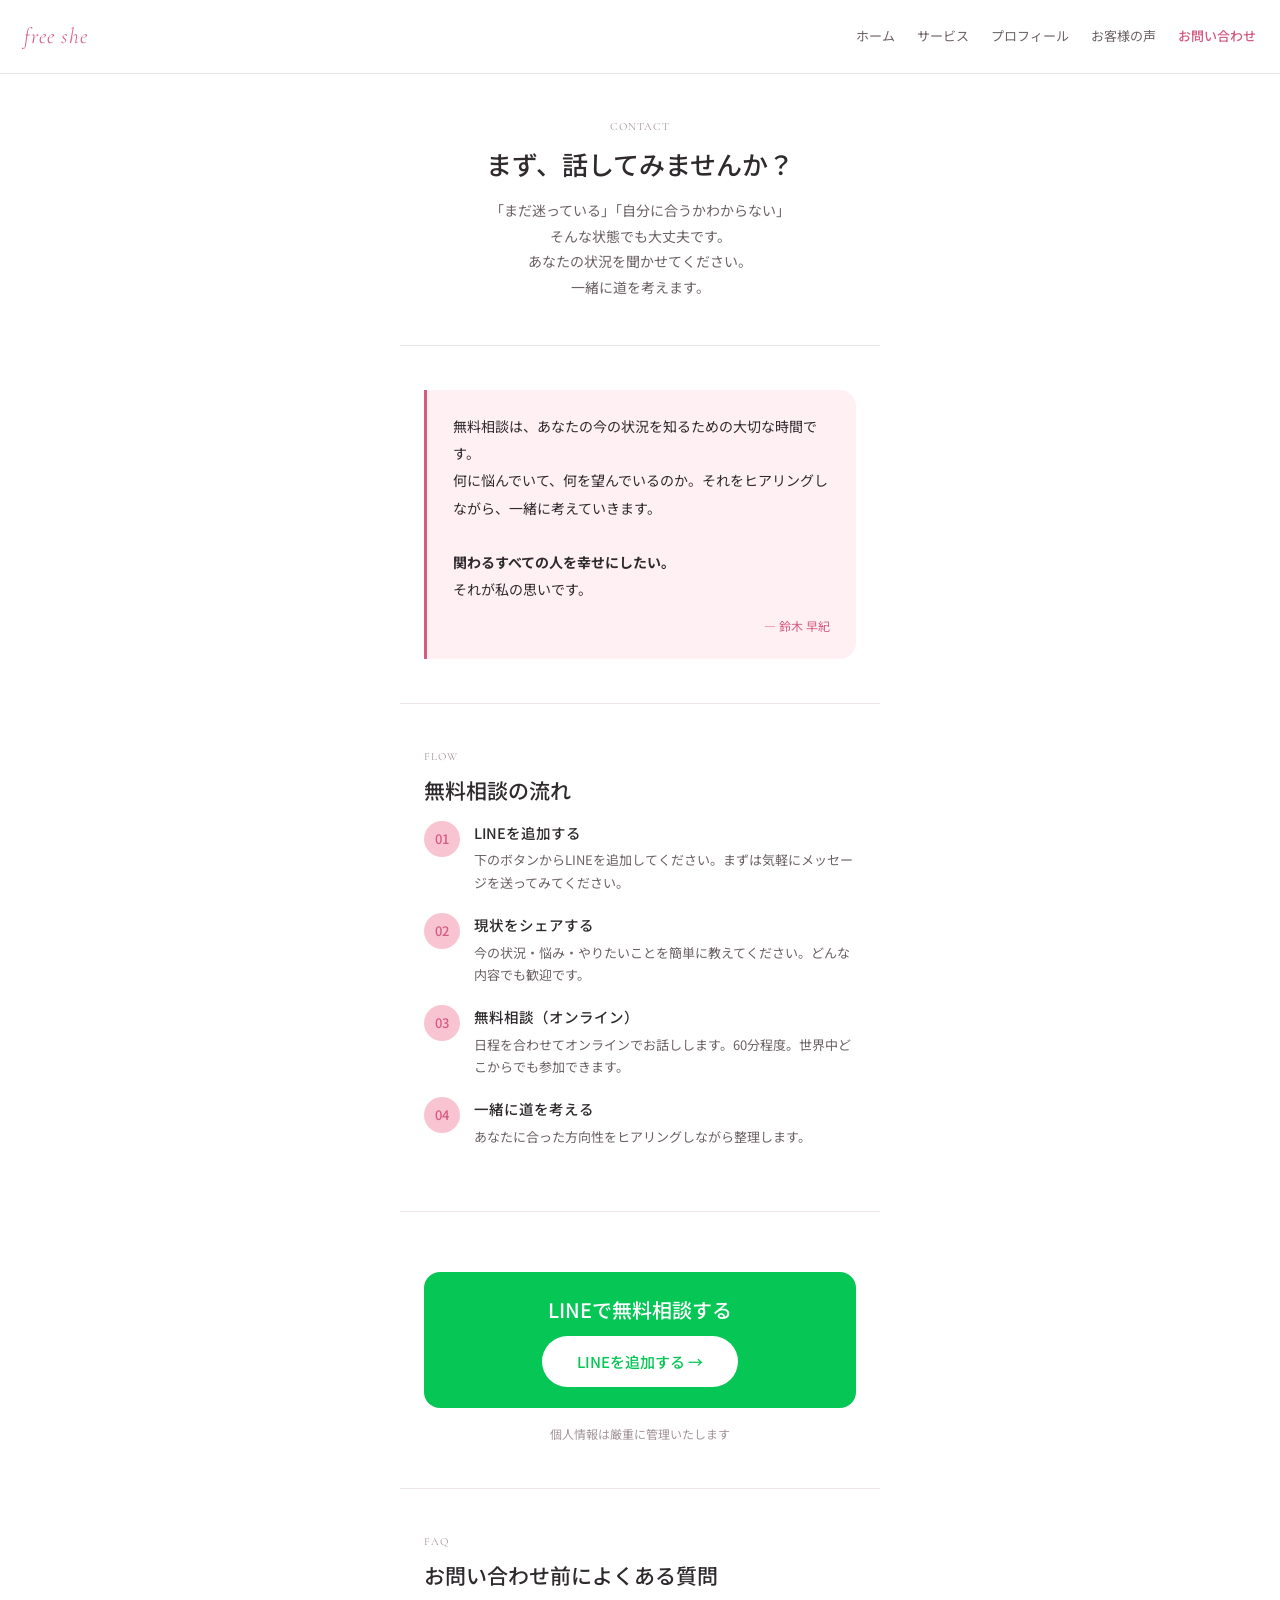
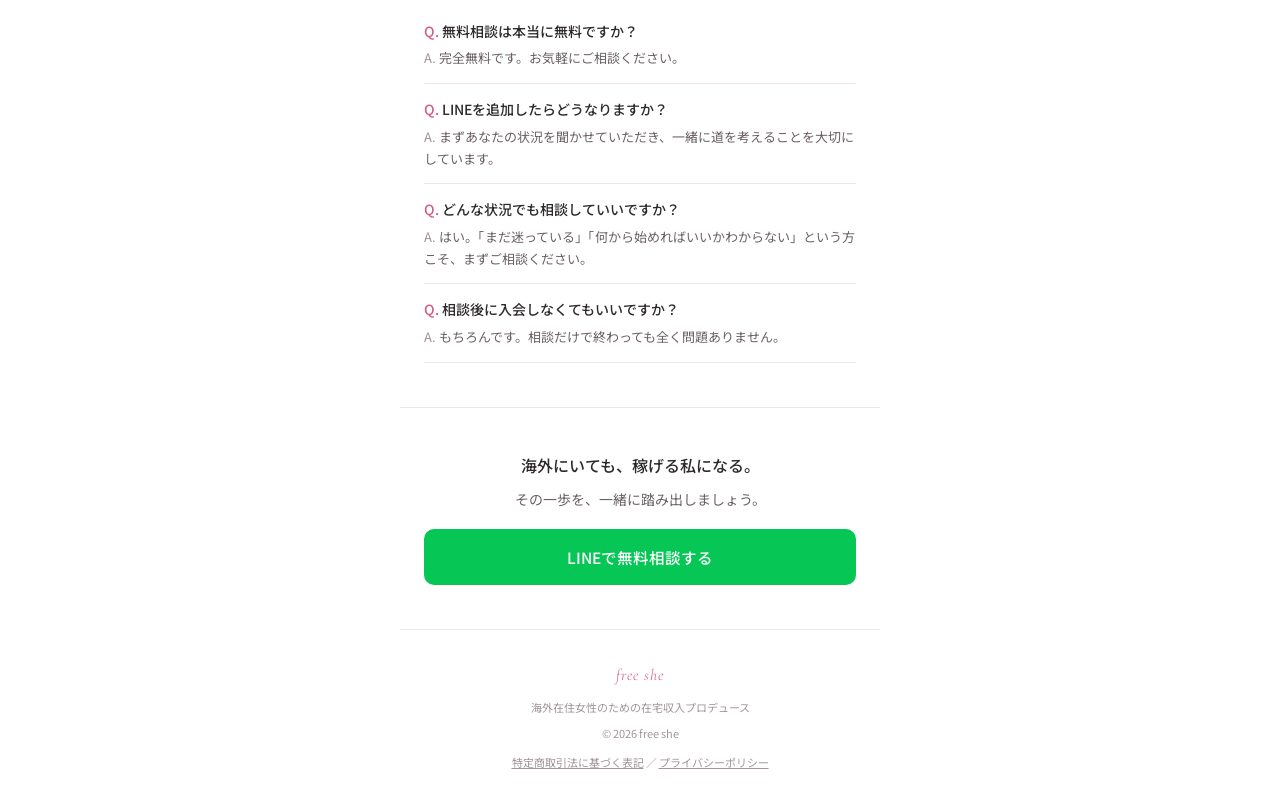
<file: contact.html>
<!DOCTYPE html>
<html lang="ja">
<head>
<meta charset="UTF-8">
<meta name="viewport" content="width=device-width, initial-scale=1.0">
<title>お問い合わせ ｜ free she</title>
<meta name="description" content="free sheへのお問い合わせ・無料相談はこちらから。LINEで気軽にご相談いただけます。">
<link rel="stylesheet" href="style.css">
</head>
<body>

<header class="site-header">
  <a href="index.html" class="logo">free she</a>
  <button class="nav-toggle" id="navToggle">☰</button>
  <nav class="nav-links" id="navLinks">
    <a href="index.html">ホーム</a>
    <a href="service.html">サービス</a>
    <a href="profile.html">プロフィール</a>
    <a href="voice.html">お客様の声</a>
    <a href="contact.html" class="active">お問い合わせ</a>
  </nav>
</header>

<!-- ヘッダー -->
<section class="section center">
  <div class="label">contact</div>
  <h1 class="hero-title">まず、話してみませんか？</h1>
  <p class="section-sub">「まだ迷っている」「自分に合うかわからない」<br>そんな状態でも大丈夫です。<br>あなたの状況を聞かせてください。<br>一緒に道を考えます。</p>
</section>

<!-- メッセージ -->
<section class="section">
  <div class="message-box">
    <p class="message-text">無料相談は、あなたの今の状況を知るための大切な時間です。<br>何に悩んでいて、何を望んでいるのか。それをヒアリングしながら、一緒に考えていきます。<br><br><strong style="color:var(--color-text-primary);">関わるすべての人を幸せにしたい。</strong><br>それが私の思いです。</p>
    <p class="message-signature">— 鈴木 早紀</p>
  </div>
</section>

<!-- 流れ -->
<section class="section">
  <div class="label">Flow</div>
  <h2 class="section-title">無料相談の流れ</h2>

  <div class="step-row">
    <div class="step-circle">01</div>
    <div>
      <div class="step-title">LINEを追加する</div>
      <div class="step-desc">下のボタンからLINEを追加してください。まずは気軽にメッセージを送ってみてください。</div>
    </div>
  </div>
  <div class="step-row">
    <div class="step-circle">02</div>
    <div>
      <div class="step-title">現状をシェアする</div>
      <div class="step-desc">今の状況・悩み・やりたいことを簡単に教えてください。どんな内容でも歓迎です。</div>
    </div>
  </div>
  <div class="step-row">
    <div class="step-circle">03</div>
    <div>
      <div class="step-title">無料相談（オンライン）</div>
      <div class="step-desc">日程を合わせてオンラインでお話しします。60分程度。世界中どこからでも参加できます。</div>
    </div>
  </div>
  <div class="step-row">
    <div class="step-circle">04</div>
    <div>
      <div class="step-title">一緒に道を考える</div>
      <div class="step-desc">あなたに合った方向性をヒアリングしながら整理します。</div>
    </div>
  </div>
</section>

<!-- LINEボタン大 -->
<section class="section">
  <div class="line-big">
    <p class="line-big-title">LINEで無料相談する</p>
    <a href="https://lin.ee/rRGZrWg" class="line-big-btn">LINEを追加する →</a>
  </div>
  <p style="font-size:12px; color:var(--color-text-tertiary); text-align:center; margin-top:0.75rem;">個人情報は厳重に管理いたします</p>
</section>

<!-- FAQ -->
<section class="section">
  <div class="label">FAQ</div>
  <h2 class="section-title">お問い合わせ前によくある質問</h2>
  <div class="faq-item">
    <div class="faq-q">無料相談は本当に無料ですか？</div>
    <div class="faq-a">完全無料です。お気軽にご相談ください。</div>
  </div>
  <div class="faq-item">
    <div class="faq-q">LINEを追加したらどうなりますか？</div>
    <div class="faq-a">まずあなたの状況を聞かせていただき、一緒に道を考えることを大切にしています。</div>
  </div>
  <div class="faq-item">
    <div class="faq-q">どんな状況でも相談していいですか？</div>
    <div class="faq-a">はい。「まだ迷っている」「何から始めればいいかわからない」という方こそ、まずご相談ください。</div>
  </div>
  <div class="faq-item">
    <div class="faq-q">相談後に入会しなくてもいいですか？</div>
    <div class="faq-a">もちろんです。相談だけで終わっても全く問題ありません。</div>
  </div>
</section>

<!-- 最後のCTA -->
<section class="section center">
  <p style="font-size:16px; font-weight:500; margin-bottom:0.5rem;">海外にいても、稼げる私になる。</p>
  <p class="section-sub" style="margin-bottom:0.25rem;">その一歩を、一緒に踏み出しましょう。</p>
  <a href="https://lin.ee/rRGZrWg" class="btn-line">LINEで無料相談する</a>
</section>

<footer class="site-footer">
  <div class="logo">free she</div>
  <p>海外在住女性のための在宅収入プロデュース</p>
  <p style="margin-top:0.5rem;">&copy; 2026 free she</p>
  <p style="margin-top:0.6rem;"><a href="legal.html" style="color:var(--color-text-tertiary); text-decoration:underline;">特定商取引法に基づく表記</a> ／ <a href="privacy.html" style="color:var(--color-text-tertiary); text-decoration:underline;">プライバシーポリシー</a></p>
</footer>

<script>
  document.getElementById('navToggle').addEventListener('click', function() {
    document.getElementById('navLinks').classList.toggle('open');
  });
</script>

</body>
</html>
</file>
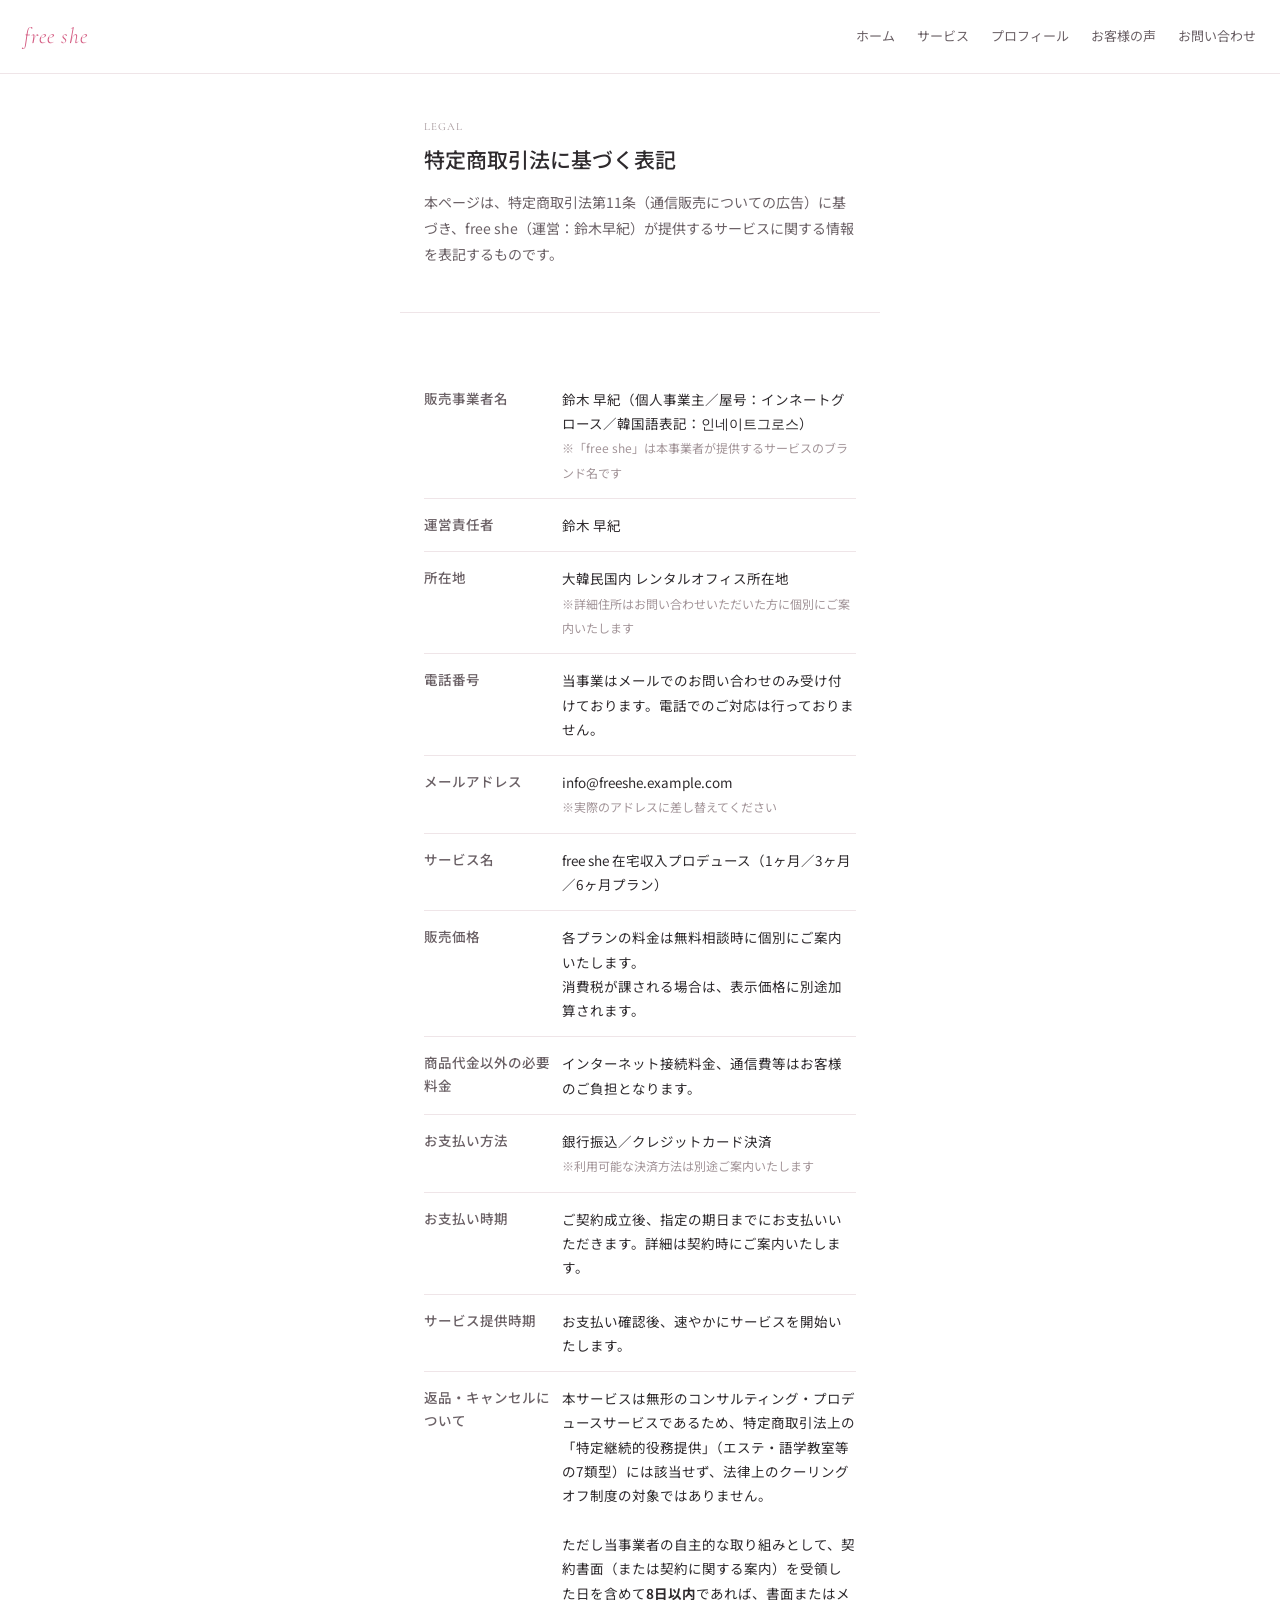
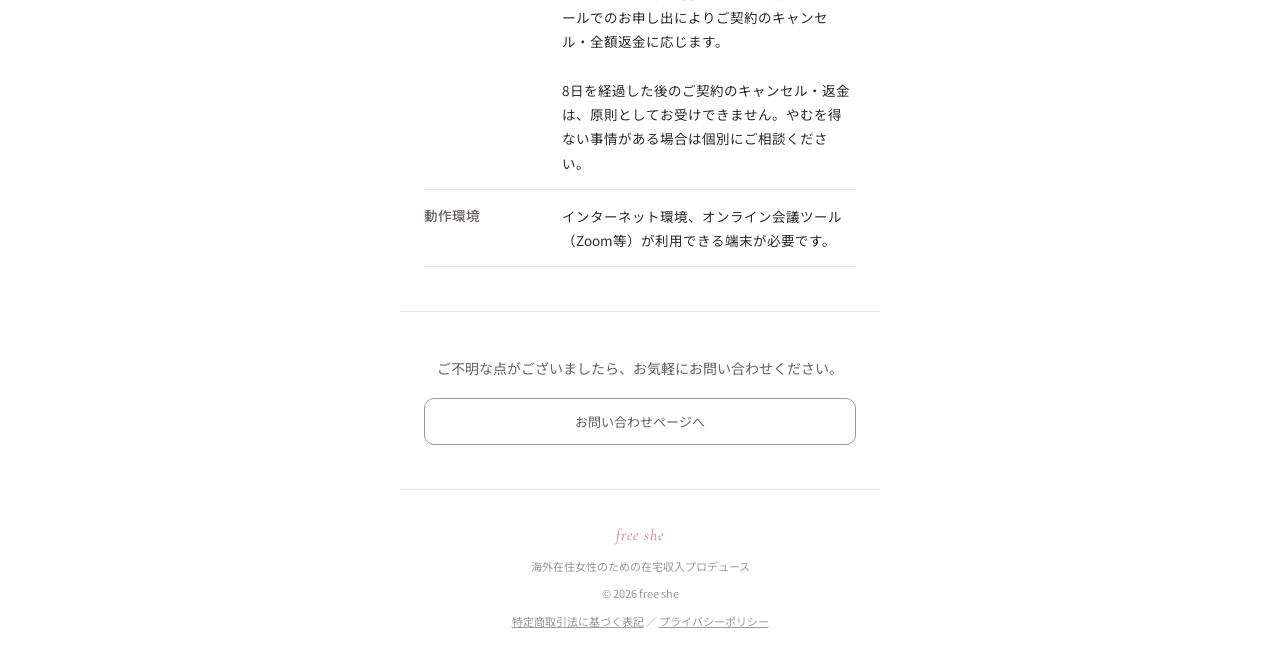
<file: legal.html>
<!DOCTYPE html>
<html lang="ja">
<head>
<meta charset="UTF-8">
<meta name="viewport" content="width=device-width, initial-scale=1.0">
<title>特定商取引法に基づく表記 ｜ free she</title>
<meta name="description" content="free she（運営：鈴木早紀）の特定商取引法に基づく表記です。">
<link rel="stylesheet" href="style.css">
<style>
  .legal-table {
    width: 100%;
    border-collapse: collapse;
    font-size: 13.5px;
    margin-top: 1rem;
  }
  .legal-table th {
    text-align: left;
    vertical-align: top;
    padding: 14px 12px 14px 0;
    width: 32%;
    color: var(--color-text-secondary);
    font-weight: 500;
    border-bottom: 0.5px solid var(--color-border);
  }
  .legal-table td {
    text-align: left;
    vertical-align: top;
    padding: 14px 0;
    line-height: 1.8;
    border-bottom: 0.5px solid var(--color-border);
  }
</style>
</head>
<body>

<header class="site-header">
  <a href="index.html" class="logo">free she</a>
  <button class="nav-toggle" id="navToggle">☰</button>
  <nav class="nav-links" id="navLinks">
    <a href="index.html">ホーム</a>
    <a href="service.html">サービス</a>
    <a href="profile.html">プロフィール</a>
    <a href="voice.html">お客様の声</a>
    <a href="contact.html">お問い合わせ</a>
  </nav>
</header>

<section class="section">
  <div class="label">legal</div>
  <h1 class="section-title">特定商取引法に基づく表記</h1>
  <p class="section-sub">本ページは、特定商取引法第11条（通信販売についての広告）に基づき、free she（運営：鈴木早紀）が提供するサービスに関する情報を表記するものです。</p>
</section>

<section class="section">
  <table class="legal-table">
    <tr>
      <th>販売事業者名</th>
      <td>鈴木 早紀（個人事業主／屋号：インネートグロース／韓国語表記：인네이트그로스）<br><span style="font-size:12px; color:var(--color-text-tertiary);">※「free she」は本事業者が提供するサービスのブランド名です</span></td>
    </tr>
    <tr>
      <th>運営責任者</th>
      <td>鈴木 早紀</td>
    </tr>
    <tr>
      <th>所在地</th>
      <td>大韓民国内 レンタルオフィス所在地<br><span style="font-size:12px; color:var(--color-text-tertiary);">※詳細住所はお問い合わせいただいた方に個別にご案内いたします</span></td>
    </tr>
    <tr>
      <th>電話番号</th>
      <td>当事業はメールでのお問い合わせのみ受け付けております。電話でのご対応は行っておりません。</td>
    </tr>
    <tr>
      <th>メールアドレス</th>
      <td>info@freeshe.example.com<br><span style="font-size:12px; color:var(--color-text-tertiary);">※実際のアドレスに差し替えてください</span></td>
    </tr>
    <tr>
      <th>サービス名</th>
      <td>free she 在宅収入プロデュース（1ヶ月／3ヶ月／6ヶ月プラン）</td>
    </tr>
    <tr>
      <th>販売価格</th>
      <td>各プランの料金は無料相談時に個別にご案内いたします。<br>消費税が課される場合は、表示価格に別途加算されます。</td>
    </tr>
    <tr>
      <th>商品代金以外の必要料金</th>
      <td>インターネット接続料金、通信費等はお客様のご負担となります。</td>
    </tr>
    <tr>
      <th>お支払い方法</th>
      <td>銀行振込／クレジットカード決済<br><span style="font-size:12px; color:var(--color-text-tertiary);">※利用可能な決済方法は別途ご案内いたします</span></td>
    </tr>
    <tr>
      <th>お支払い時期</th>
      <td>ご契約成立後、指定の期日までにお支払いいただきます。詳細は契約時にご案内いたします。</td>
    </tr>
    <tr>
      <th>サービス提供時期</th>
      <td>お支払い確認後、速やかにサービスを開始いたします。</td>
    </tr>
    <tr>
      <th>返品・キャンセルについて</th>
      <td>
        本サービスは無形のコンサルティング・プロデュースサービスであるため、特定商取引法上の「特定継続的役務提供」（エステ・語学教室等の7類型）には該当せず、法律上のクーリングオフ制度の対象ではありません。<br><br>
        ただし当事業者の自主的な取り組みとして、契約書面（または契約に関する案内）を受領した日を含めて<strong>8日以内</strong>であれば、書面またはメールでのお申し出によりご契約のキャンセル・全額返金に応じます。<br><br>
        8日を経過した後のご契約のキャンセル・返金は、原則としてお受けできません。やむを得ない事情がある場合は個別にご相談ください。
      </td>
    </tr>
    <tr>
      <th>動作環境</th>
      <td>インターネット環境、オンライン会議ツール（Zoom等）が利用できる端末が必要です。</td>
    </tr>
  </table>
</section>

<section class="section center">
  <p class="section-sub" style="margin-bottom:1rem;">ご不明な点がございましたら、お気軽にお問い合わせください。</p>
  <a href="contact.html" class="btn-outline">お問い合わせページへ</a>
</section>

<footer class="site-footer">
  <div class="logo">free she</div>
  <p>海外在住女性のための在宅収入プロデュース</p>
  <p style="margin-top:0.5rem;">&copy; 2026 free she</p>
  <p style="margin-top:0.6rem;"><a href="legal.html" style="color:var(--color-text-tertiary); text-decoration:underline;">特定商取引法に基づく表記</a> ／ <a href="privacy.html" style="color:var(--color-text-tertiary); text-decoration:underline;">プライバシーポリシー</a></p>
</footer>

<script>
  document.getElementById('navToggle').addEventListener('click', function() {
    document.getElementById('navLinks').classList.toggle('open');
  });
</script>

</body>
</html>
</file>
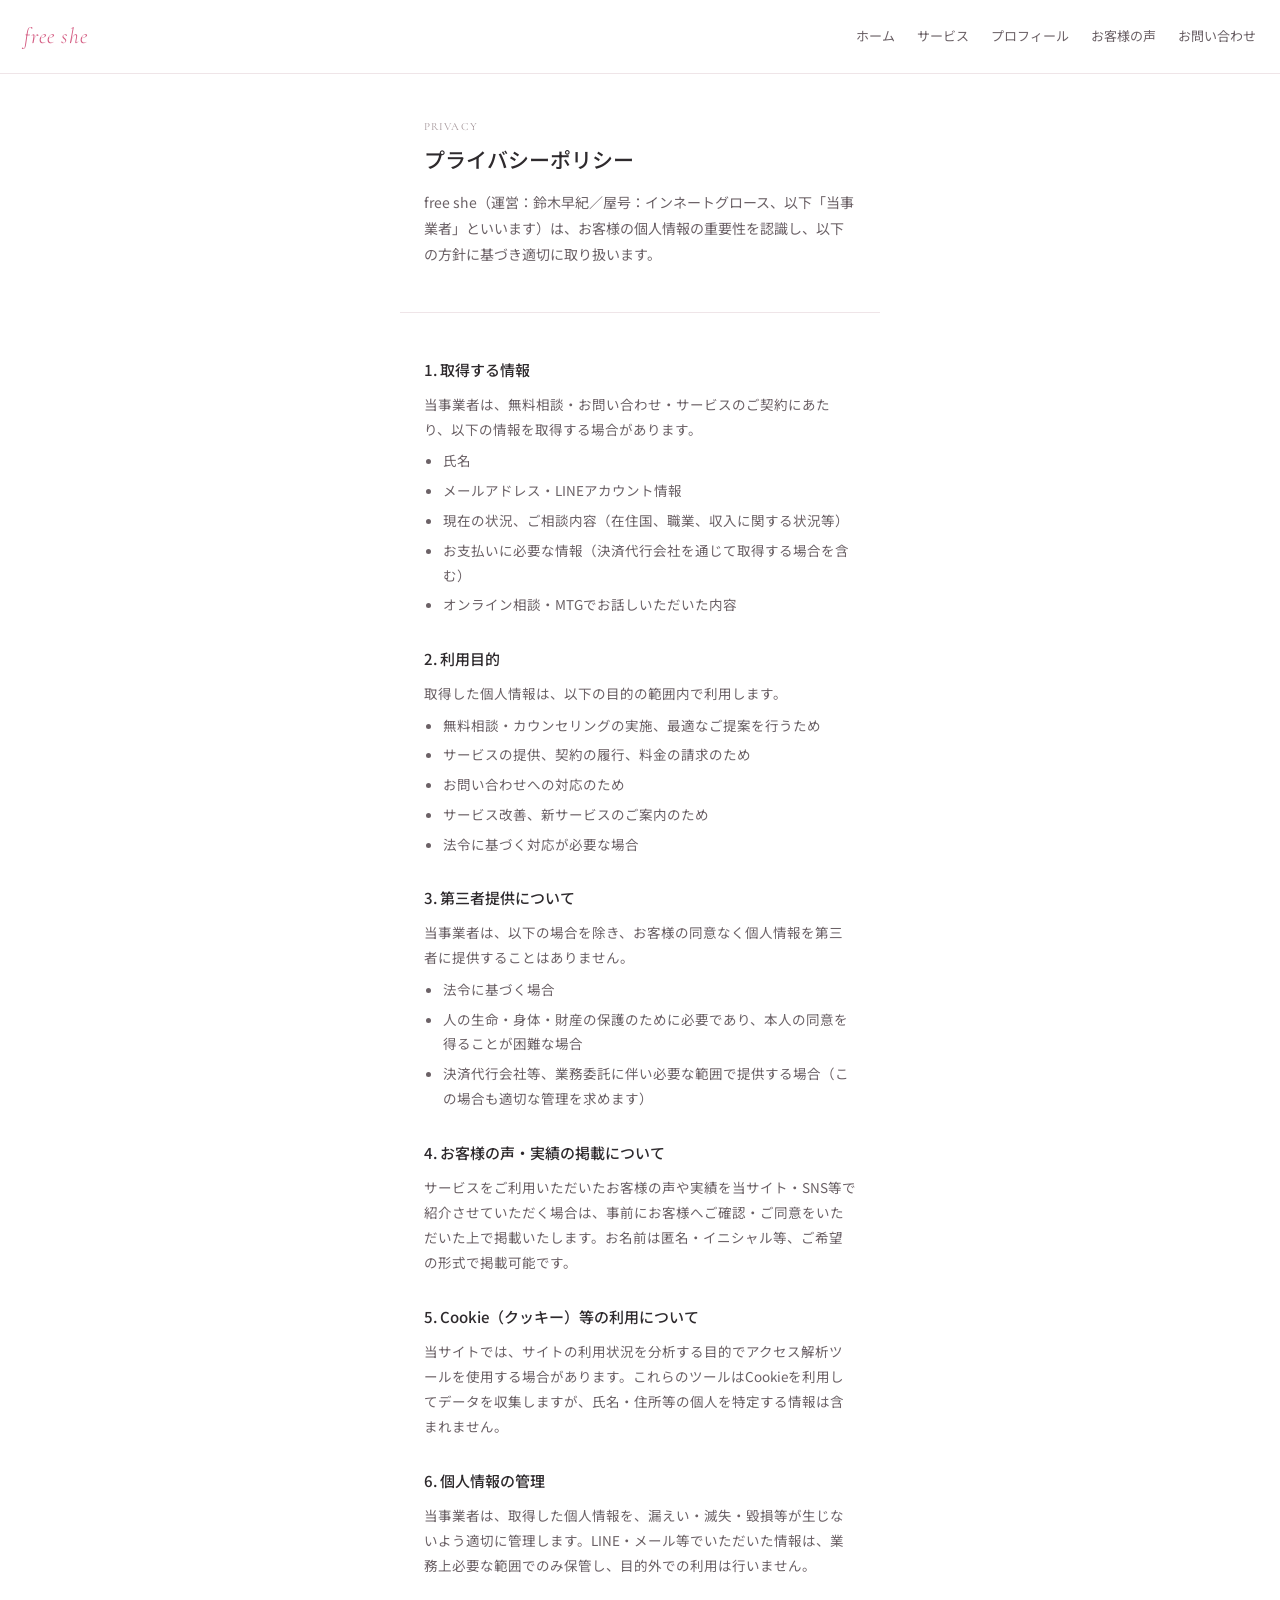
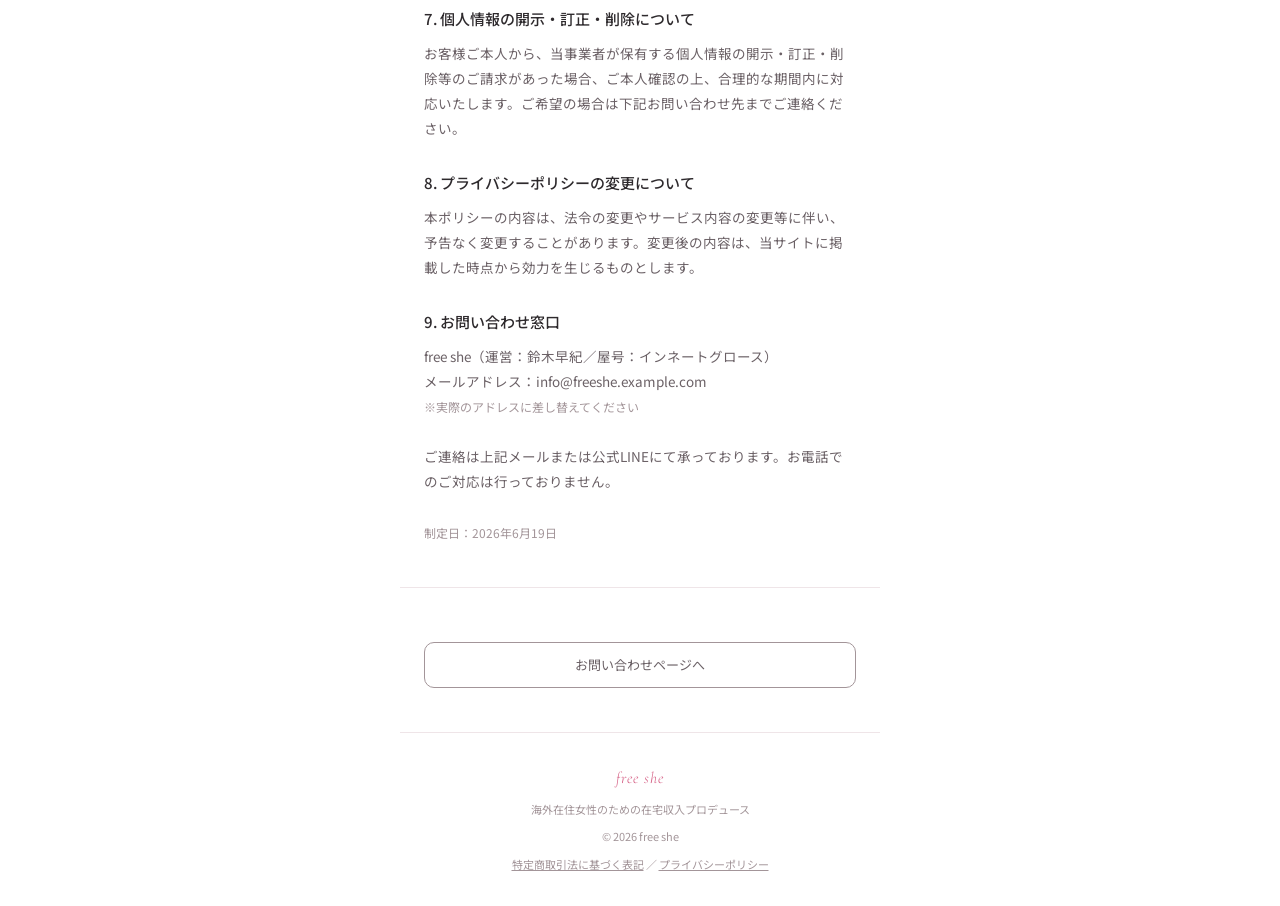
<file: privacy.html>
<!DOCTYPE html>
<html lang="ja">
<head>
<meta charset="UTF-8">
<meta name="viewport" content="width=device-width, initial-scale=1.0">
<title>プライバシーポリシー ｜ free she</title>
<meta name="description" content="free she（運営：鈴木早紀）のプライバシーポリシーです。">
<link rel="stylesheet" href="style.css">
<style>
  .policy-section { margin-bottom: 1.8rem; }
  .policy-section h2 {
    font-size: 15px;
    font-weight: 500;
    margin-bottom: 0.6rem;
    color: var(--color-text-primary);
  }
  .policy-section p, .policy-section li {
    font-size: 13.5px;
    color: var(--color-text-secondary);
    line-height: 1.85;
  }
  .policy-section ul {
    padding-left: 1.2rem;
    margin-top: 0.4rem;
  }
  .policy-section li {
    margin-bottom: 0.3rem;
  }
</style>
</head>
<body>

<header class="site-header">
  <a href="index.html" class="logo">free she</a>
  <button class="nav-toggle" id="navToggle">☰</button>
  <nav class="nav-links" id="navLinks">
    <a href="index.html">ホーム</a>
    <a href="service.html">サービス</a>
    <a href="profile.html">プロフィール</a>
    <a href="voice.html">お客様の声</a>
    <a href="contact.html">お問い合わせ</a>
  </nav>
</header>

<section class="section">
  <div class="label">privacy</div>
  <h1 class="section-title">プライバシーポリシー</h1>
  <p class="section-sub">free she（運営：鈴木早紀／屋号：インネートグロース、以下「当事業者」といいます）は、お客様の個人情報の重要性を認識し、以下の方針に基づき適切に取り扱います。</p>
</section>

<section class="section">

  <div class="policy-section">
    <h2>1. 取得する情報</h2>
    <p>当事業者は、無料相談・お問い合わせ・サービスのご契約にあたり、以下の情報を取得する場合があります。</p>
    <ul>
      <li>氏名</li>
      <li>メールアドレス・LINEアカウント情報</li>
      <li>現在の状況、ご相談内容（在住国、職業、収入に関する状況等）</li>
      <li>お支払いに必要な情報（決済代行会社を通じて取得する場合を含む）</li>
      <li>オンライン相談・MTGでお話しいただいた内容</li>
    </ul>
  </div>

  <div class="policy-section">
    <h2>2. 利用目的</h2>
    <p>取得した個人情報は、以下の目的の範囲内で利用します。</p>
    <ul>
      <li>無料相談・カウンセリングの実施、最適なご提案を行うため</li>
      <li>サービスの提供、契約の履行、料金の請求のため</li>
      <li>お問い合わせへの対応のため</li>
      <li>サービス改善、新サービスのご案内のため</li>
      <li>法令に基づく対応が必要な場合</li>
    </ul>
  </div>

  <div class="policy-section">
    <h2>3. 第三者提供について</h2>
    <p>当事業者は、以下の場合を除き、お客様の同意なく個人情報を第三者に提供することはありません。</p>
    <ul>
      <li>法令に基づく場合</li>
      <li>人の生命・身体・財産の保護のために必要であり、本人の同意を得ることが困難な場合</li>
      <li>決済代行会社等、業務委託に伴い必要な範囲で提供する場合（この場合も適切な管理を求めます）</li>
    </ul>
  </div>

  <div class="policy-section">
    <h2>4. お客様の声・実績の掲載について</h2>
    <p>サービスをご利用いただいたお客様の声や実績を当サイト・SNS等で紹介させていただく場合は、事前にお客様へご確認・ご同意をいただいた上で掲載いたします。お名前は匿名・イニシャル等、ご希望の形式で掲載可能です。</p>
  </div>

  <div class="policy-section">
    <h2>5. Cookie（クッキー）等の利用について</h2>
    <p>当サイトでは、サイトの利用状況を分析する目的でアクセス解析ツールを使用する場合があります。これらのツールはCookieを利用してデータを収集しますが、氏名・住所等の個人を特定する情報は含まれません。</p>
  </div>

  <div class="policy-section">
    <h2>6. 個人情報の管理</h2>
    <p>当事業者は、取得した個人情報を、漏えい・滅失・毀損等が生じないよう適切に管理します。LINE・メール等でいただいた情報は、業務上必要な範囲でのみ保管し、目的外での利用は行いません。</p>
  </div>

  <div class="policy-section">
    <h2>7. 個人情報の開示・訂正・削除について</h2>
    <p>お客様ご本人から、当事業者が保有する個人情報の開示・訂正・削除等のご請求があった場合、ご本人確認の上、合理的な期間内に対応いたします。ご希望の場合は下記お問い合わせ先までご連絡ください。</p>
  </div>

  <div class="policy-section">
    <h2>8. プライバシーポリシーの変更について</h2>
    <p>本ポリシーの内容は、法令の変更やサービス内容の変更等に伴い、予告なく変更することがあります。変更後の内容は、当サイトに掲載した時点から効力を生じるものとします。</p>
  </div>

  <div class="policy-section">
    <h2>9. お問い合わせ窓口</h2>
    <p>
      free she（運営：鈴木早紀／屋号：インネートグロース）<br>
      メールアドレス：info@freeshe.example.com<br>
      <span style="font-size:12px; color:var(--color-text-tertiary);">※実際のアドレスに差し替えてください</span><br><br>
      ご連絡は上記メールまたは公式LINEにて承っております。お電話でのご対応は行っておりません。
    </p>
  </div>

  <p style="font-size:12px; color:var(--color-text-tertiary); margin-top:1.5rem;">制定日：2026年6月19日</p>

</section>

<section class="section center">
  <a href="contact.html" class="btn-outline">お問い合わせページへ</a>
</section>

<footer class="site-footer">
  <div class="logo">free she</div>
  <p>海外在住女性のための在宅収入プロデュース</p>
  <p style="margin-top:0.5rem;">&copy; 2026 free she</p>
  <p style="margin-top:0.6rem;"><a href="legal.html" style="color:var(--color-text-tertiary); text-decoration:underline;">特定商取引法に基づく表記</a> ／ <a href="privacy.html" style="color:var(--color-text-tertiary); text-decoration:underline;">プライバシーポリシー</a></p>
</footer>

<script>
  document.getElementById('navToggle').addEventListener('click', function() {
    document.getElementById('navLinks').classList.toggle('open');
  });
</script>

</body>
</html>
</file>
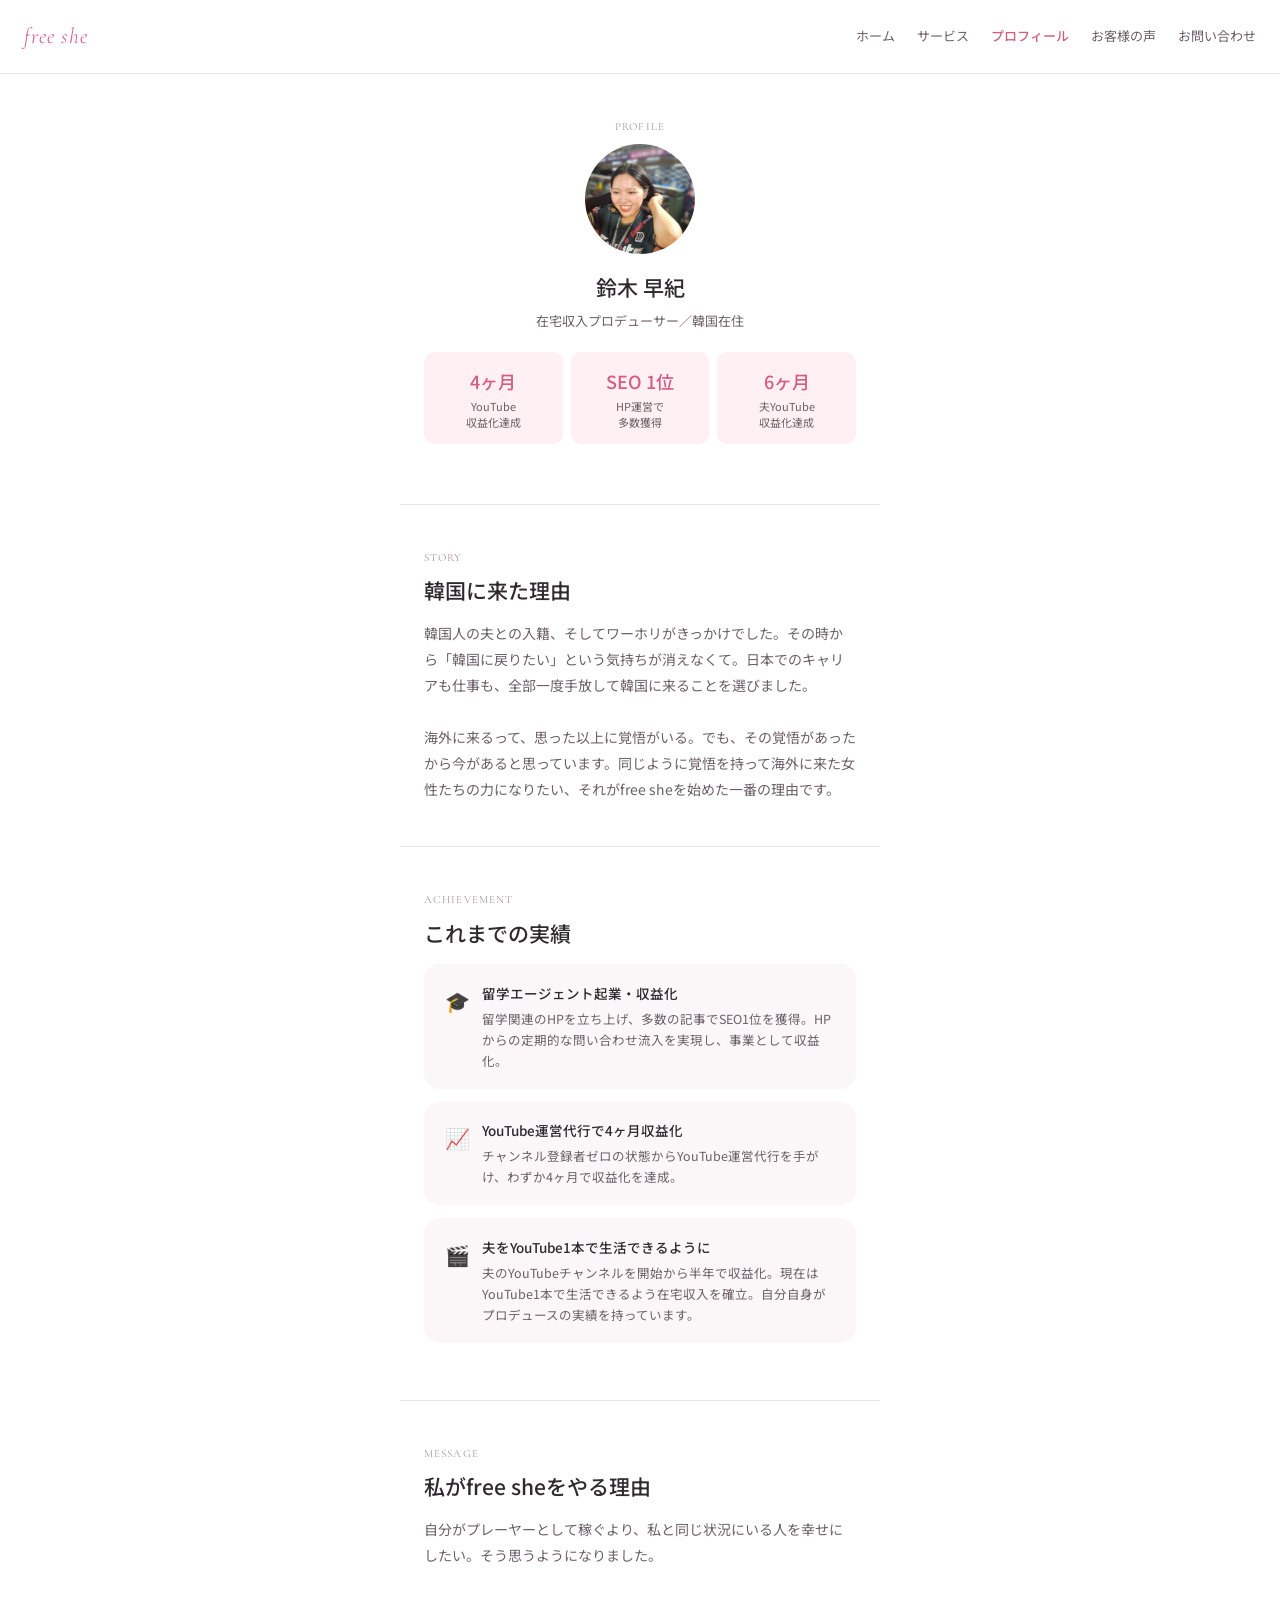
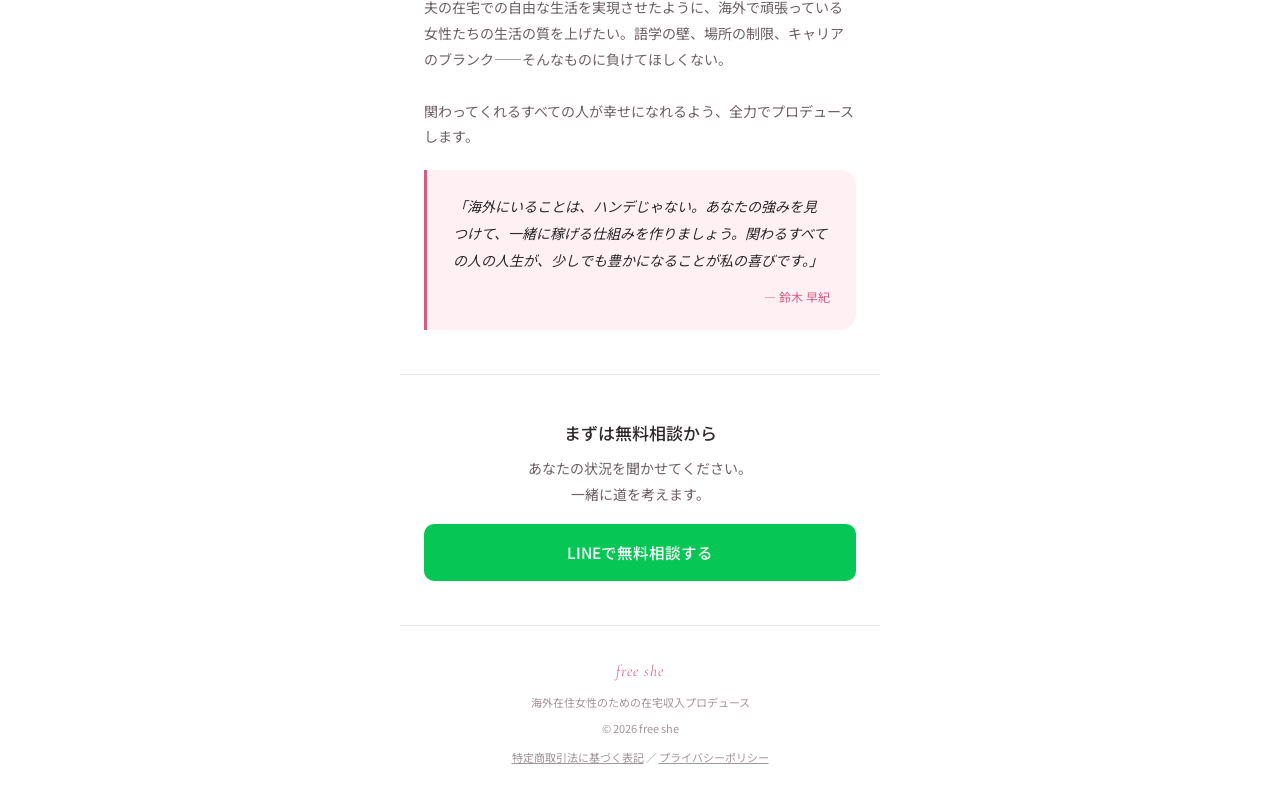
<file: profile.html>
<!DOCTYPE html>
<html lang="ja">
<head>
<meta charset="UTF-8">
<meta name="viewport" content="width=device-width, initial-scale=1.0">
<title>プロフィール ｜ free she</title>
<meta name="description" content="free she 代表 鈴木早紀のプロフィール。韓国在住、YouTube運営代行・留学エージェント起業の実績を活かし、海外在住女性の在宅収入実現をサポートしています。">
<link rel="stylesheet" href="style.css">
</head>
<body>

<header class="site-header">
  <a href="index.html" class="logo">free she</a>
  <button class="nav-toggle" id="navToggle">☰</button>
  <nav class="nav-links" id="navLinks">
    <a href="index.html">ホーム</a>
    <a href="service.html">サービス</a>
    <a href="profile.html" class="active">プロフィール</a>
    <a href="voice.html">お客様の声</a>
    <a href="contact.html">お問い合わせ</a>
  </nav>
</header>

<!-- ヒーロー -->
<section class="section center">
  <div class="label">profile</div>
  <div style="display:flex; flex-direction:column; align-items:center; gap:16px; margin-bottom:1.25rem;">
    <div class="profile-photo" style="width:110px; height:110px; font-size:44px;">
      <img src="images/profile.jpg" alt="鈴木早紀" onerror="this.parentElement.textContent='👩'">
    </div>
    <div>
      <p style="font-size:21px; font-weight:500; margin-bottom:4px;">鈴木 早紀</p>
      <p style="font-size:13px; color:var(--color-text-secondary);">在宅収入プロデューサー／韓国在住</p>
    </div>
  </div>
  <div class="stat-grid">
    <div class="stat-card">
      <div class="stat-num">4ヶ月</div>
      <div class="stat-label">YouTube<br>収益化達成</div>
    </div>
    <div class="stat-card">
      <div class="stat-num">SEO 1位</div>
      <div class="stat-label">HP運営で<br>多数獲得</div>
    </div>
    <div class="stat-card">
      <div class="stat-num">6ヶ月</div>
      <div class="stat-label">夫YouTube<br>収益化達成</div>
    </div>
  </div>
</section>

<!-- ストーリー -->
<section class="section">
  <div class="label">Story</div>
  <h2 class="section-title">韓国に来た理由</h2>
  <p class="section-sub">韓国人の夫との入籍、そしてワーホリがきっかけでした。その時から「韓国に戻りたい」という気持ちが消えなくて。日本でのキャリアも仕事も、全部一度手放して韓国に来ることを選びました。<br><br>海外に来るって、思った以上に覚悟がいる。でも、その覚悟があったから今があると思っています。同じように覚悟を持って海外に来た女性たちの力になりたい、それがfree sheを始めた一番の理由です。</p>
</section>

<!-- 実績 -->
<section class="section">
  <div class="label">Achievement</div>
  <h2 class="section-title">これまでの実績</h2>

  <div class="achievement-card">
    <div class="achievement-icon">🎓</div>
    <div>
      <div class="achievement-title">留学エージェント起業・収益化</div>
      <div class="achievement-desc">留学関連のHPを立ち上げ、多数の記事でSEO1位を獲得。HPからの定期的な問い合わせ流入を実現し、事業として収益化。</div>
    </div>
  </div>

  <div class="achievement-card">
    <div class="achievement-icon">📈</div>
    <div>
      <div class="achievement-title">YouTube運営代行で4ヶ月収益化</div>
      <div class="achievement-desc">チャンネル登録者ゼロの状態からYouTube運営代行を手がけ、わずか4ヶ月で収益化を達成。</div>
    </div>
  </div>

  <div class="achievement-card">
    <div class="achievement-icon">🎬</div>
    <div>
      <div class="achievement-title">夫をYouTube1本で生活できるように</div>
      <div class="achievement-desc">夫のYouTubeチャンネルを開始から半年で収益化。現在はYouTube1本で生活できるよう在宅収入を確立。自分自身がプロデュースの実績を持っています。</div>
    </div>
  </div>
</section>

<!-- 想い -->
<section class="section">
  <div class="label">Message</div>
  <h2 class="section-title">私がfree sheをやる理由</h2>
  <p class="section-sub" style="margin-bottom:1.25rem;">自分がプレーヤーとして稼ぐより、私と同じ状況にいる人を幸せにしたい。そう思うようになりました。<br><br>夫の在宅での自由な生活を実現させたように、海外で頑張っている女性たちの生活の質を上げたい。語学の壁、場所の制限、キャリアのブランク——そんなものに負けてほしくない。<br><br>関わってくれるすべての人が幸せになれるよう、全力でプロデュースします。</p>

  <div class="message-box">
    <p class="message-text" style="font-style:italic;">「海外にいることは、ハンデじゃない。あなたの強みを見つけて、一緒に稼げる仕組みを作りましょう。関わるすべての人の人生が、少しでも豊かになることが私の喜びです。」</p>
    <p class="message-signature">— 鈴木 早紀</p>
  </div>
</section>

<!-- CTA -->
<section class="section center">
  <p style="font-size:17px; font-weight:500; margin-bottom:0.5rem;">まずは無料相談から</p>
  <p class="section-sub" style="margin-bottom:0.5rem;">あなたの状況を聞かせてください。<br>一緒に道を考えます。</p>
  <a href="https://lin.ee/rRGZrWg" class="btn-line">LINEで無料相談する</a>
</section>

<footer class="site-footer">
  <div class="logo">free she</div>
  <p>海外在住女性のための在宅収入プロデュース</p>
  <p style="margin-top:0.5rem;">&copy; 2026 free she</p>
  <p style="margin-top:0.6rem;"><a href="legal.html" style="color:var(--color-text-tertiary); text-decoration:underline;">特定商取引法に基づく表記</a> ／ <a href="privacy.html" style="color:var(--color-text-tertiary); text-decoration:underline;">プライバシーポリシー</a></p>
</footer>

<script>
  document.getElementById('navToggle').addEventListener('click', function() {
    document.getElementById('navLinks').classList.toggle('open');
  });
</script>

</body>
</html>
</file>
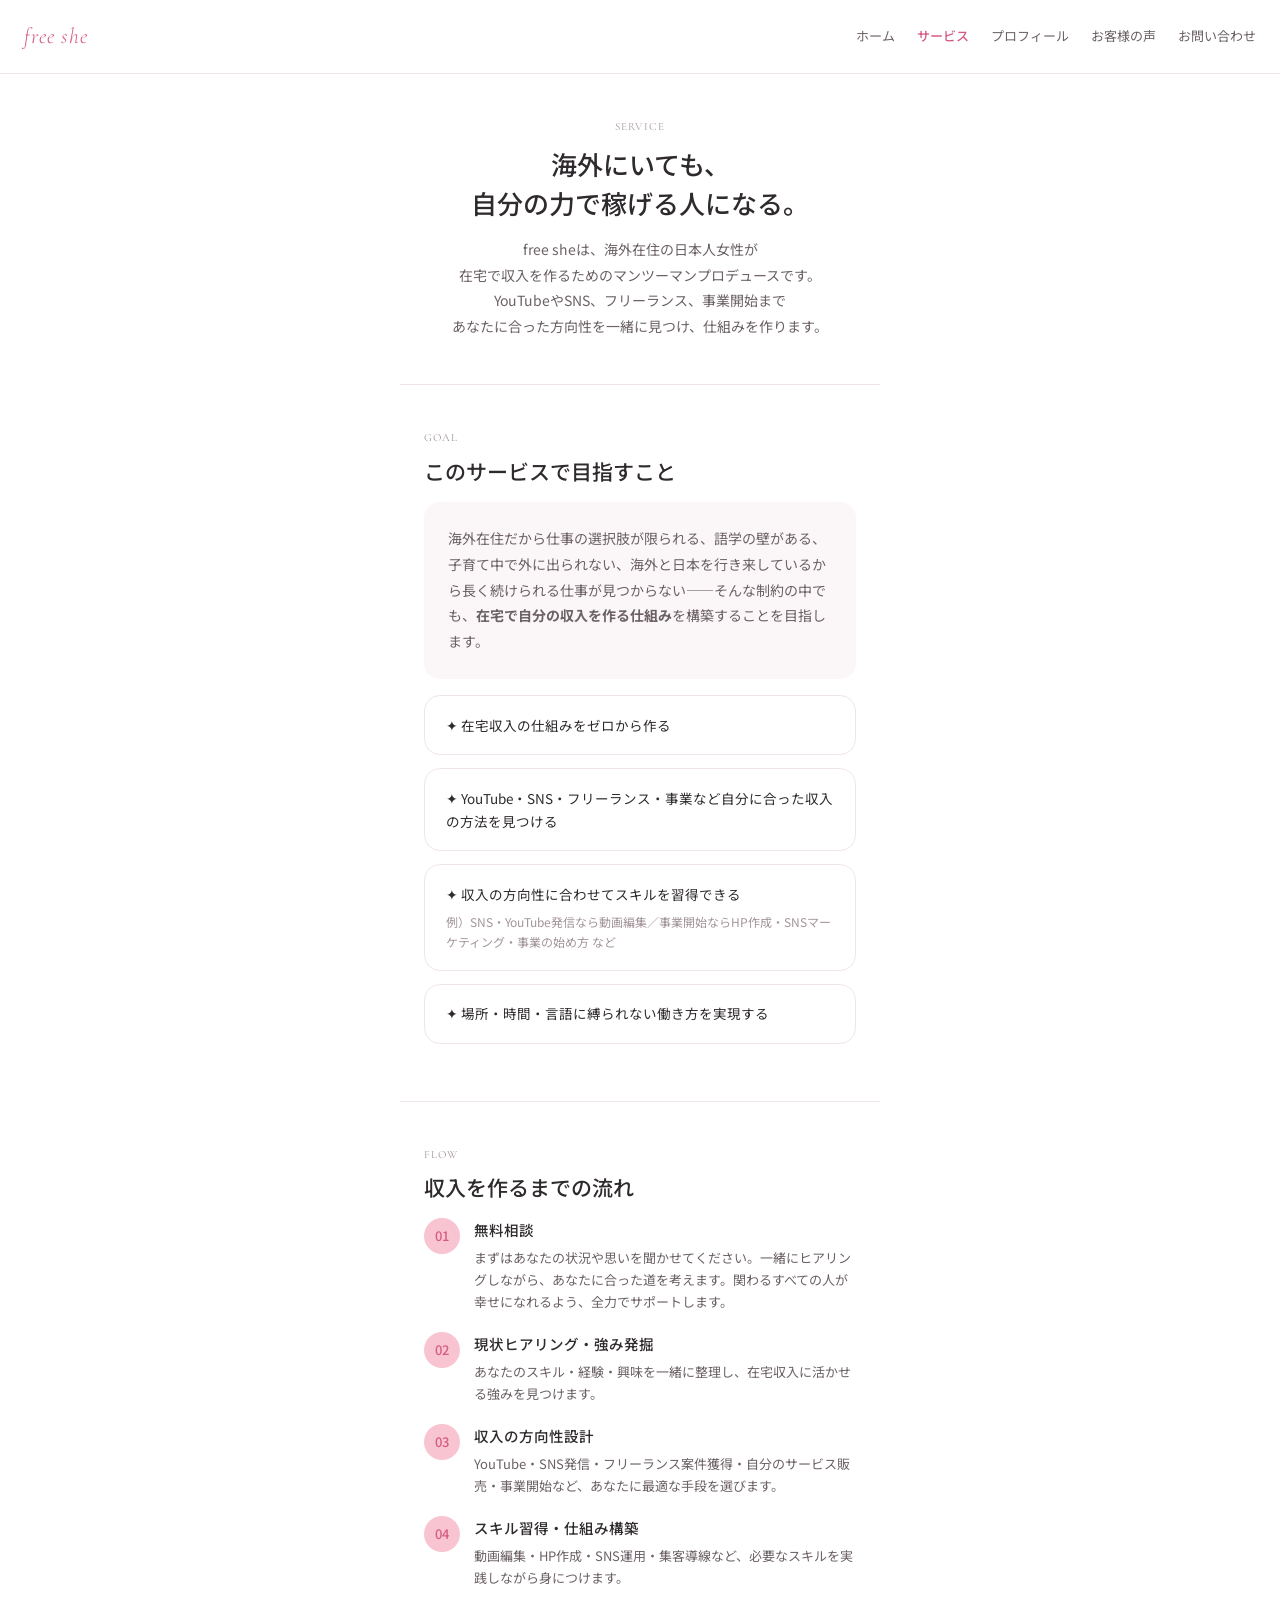
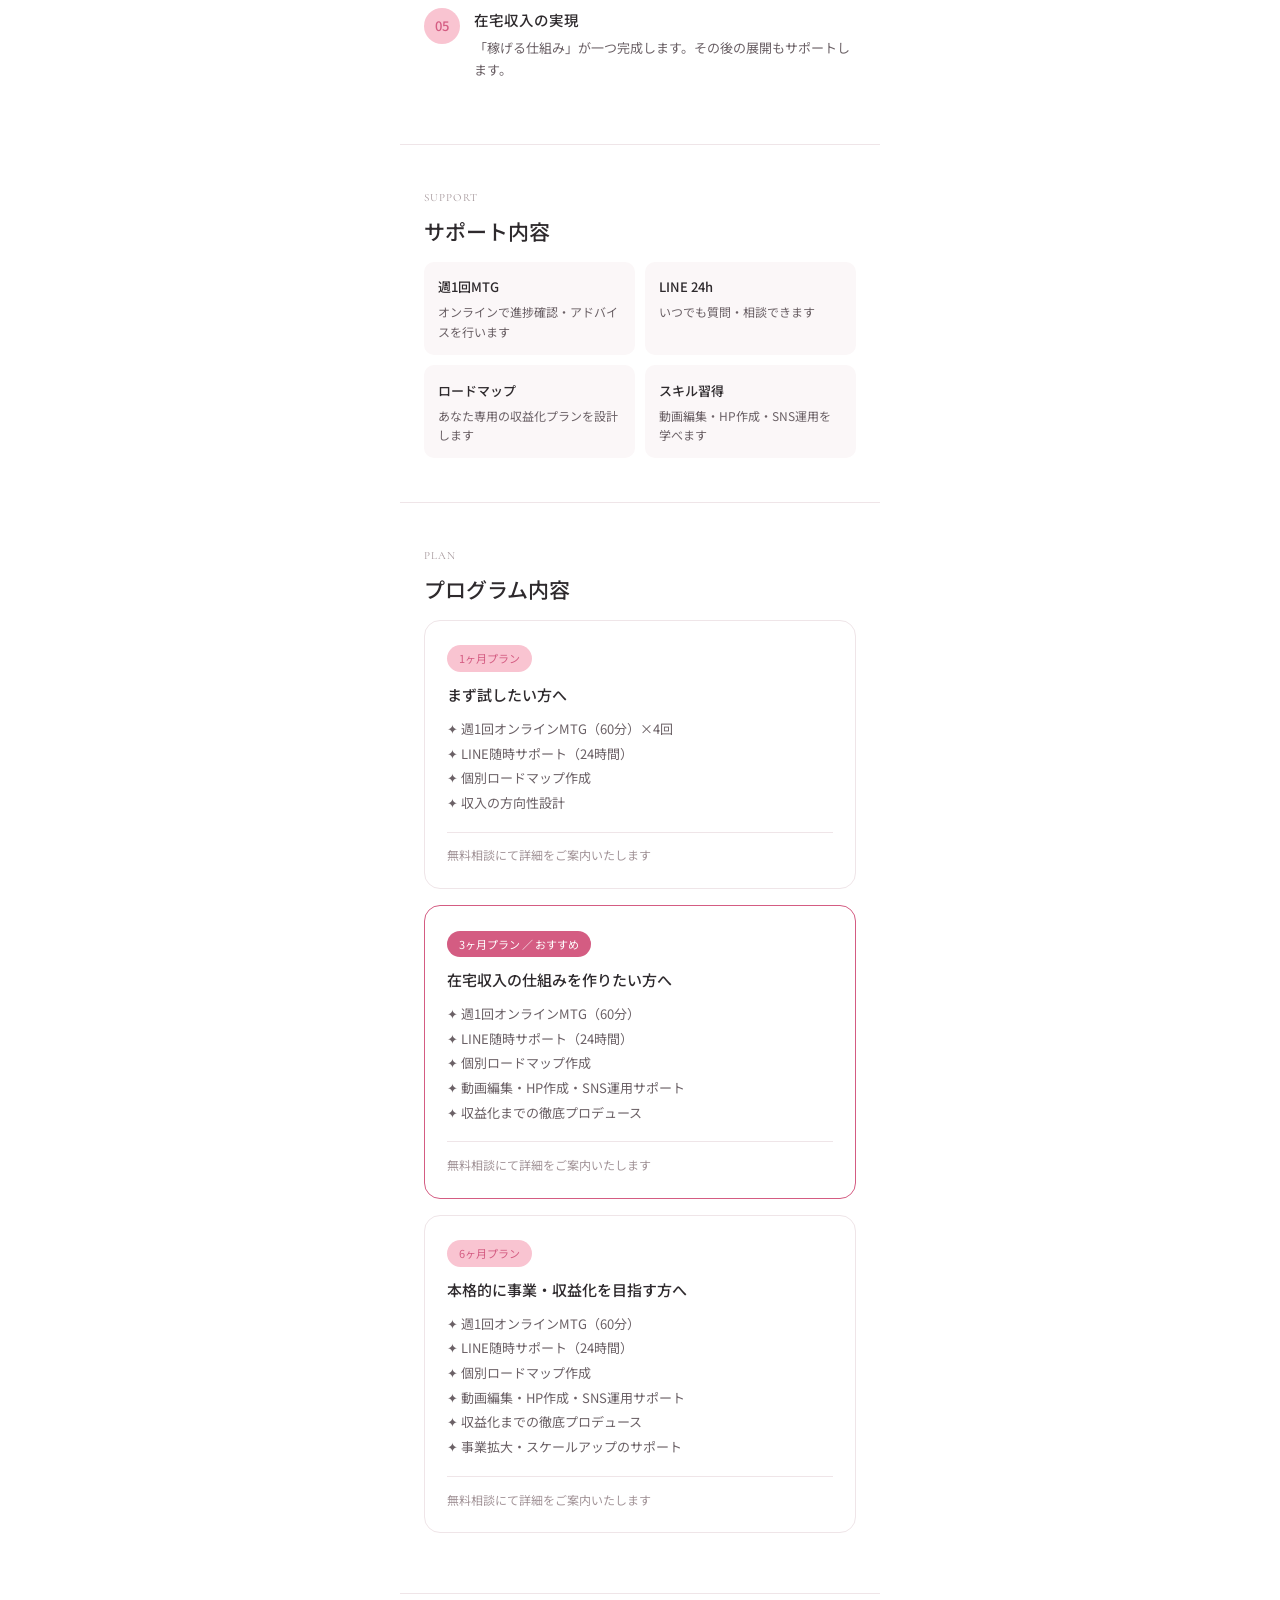
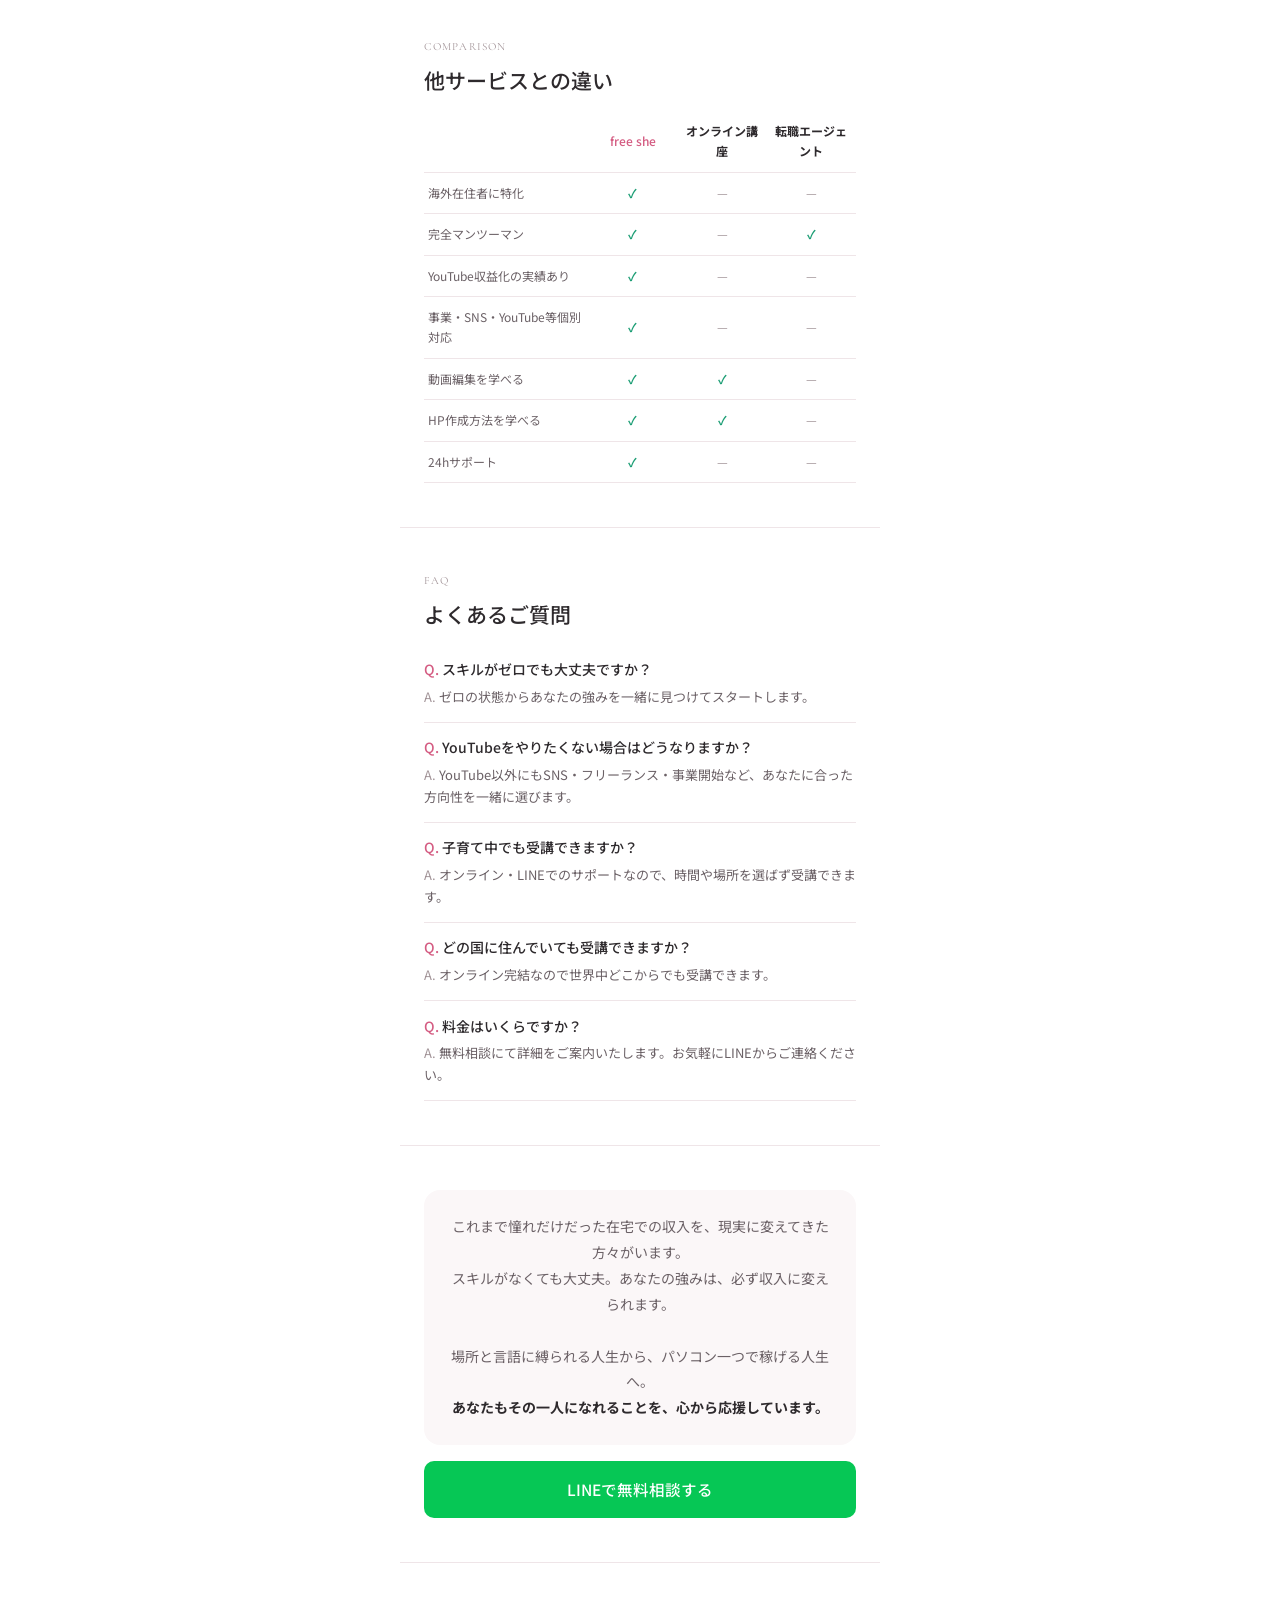
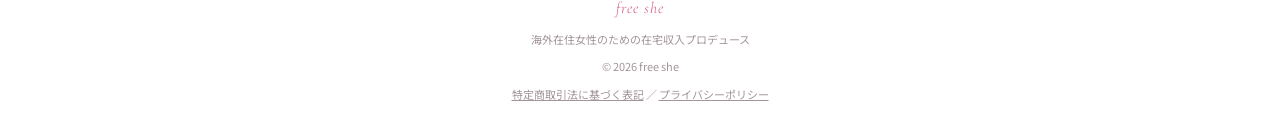
<file: service.html>
<!DOCTYPE html>
<html lang="ja">
<head>
<meta charset="UTF-8">
<meta name="viewport" content="width=device-width, initial-scale=1.0">
<title>サービス内容 ｜ free she</title>
<meta name="description" content="free sheのサービス内容。海外在住女性のための在宅収入マンツーマンプロデュース。1ヶ月・3ヶ月・6ヶ月プランをご用意。">
<link rel="stylesheet" href="style.css">
</head>
<body>

<header class="site-header">
  <a href="index.html" class="logo">free she</a>
  <button class="nav-toggle" id="navToggle">☰</button>
  <nav class="nav-links" id="navLinks">
    <a href="index.html">ホーム</a>
    <a href="service.html" class="active">サービス</a>
    <a href="profile.html">プロフィール</a>
    <a href="voice.html">お客様の声</a>
    <a href="contact.html">お問い合わせ</a>
  </nav>
</header>

<section class="section center">
  <div class="label">service</div>
  <h1 class="hero-title">海外にいても、<br>自分の力で稼げる人になる。</h1>
  <p class="section-sub">free sheは、海外在住の日本人女性が<br>在宅で収入を作るためのマンツーマンプロデュースです。<br>YouTubeやSNS、フリーランス、事業開始まで<br>あなたに合った方向性を一緒に見つけ、仕組みを作ります。</p>
</section>

<!-- ゴール -->
<section class="section">
  <div class="label">Goal</div>
  <h2 class="section-title">このサービスで目指すこと</h2>
  <div class="card-soft">
    <p class="section-sub">海外在住だから仕事の選択肢が限られる、語学の壁がある、子育て中で外に出られない、海外と日本を行き来しているから長く続けられる仕事が見つからない——そんな制約の中でも、<strong>在宅で自分の収入を作る仕組み</strong>を構築することを目指します。</p>
  </div>
  <div class="card">✦ 在宅収入の仕組みをゼロから作る</div>
  <div class="card">✦ YouTube・SNS・フリーランス・事業など自分に合った収入の方法を見つける</div>
  <div class="card">
    ✦ 収入の方向性に合わせてスキルを習得できる<br>
    <span style="font-size:12px; color:var(--color-text-tertiary); display:block; margin-top:6px;">例）SNS・YouTube発信なら動画編集／事業開始ならHP作成・SNSマーケティング・事業の始め方 など</span>
  </div>
  <div class="card">✦ 場所・時間・言語に縛られない働き方を実現する</div>
</section>

<!-- 流れ -->
<section class="section">
  <div class="label">Flow</div>
  <h2 class="section-title">収入を作るまでの流れ</h2>

  <div class="step-row">
    <div class="step-circle">01</div>
    <div>
      <div class="step-title">無料相談</div>
      <div class="step-desc">まずはあなたの状況や思いを聞かせてください。一緒にヒアリングしながら、あなたに合った道を考えます。関わるすべての人が幸せになれるよう、全力でサポートします。</div>
    </div>
  </div>
  <div class="step-row">
    <div class="step-circle">02</div>
    <div>
      <div class="step-title">現状ヒアリング・強み発掘</div>
      <div class="step-desc">あなたのスキル・経験・興味を一緒に整理し、在宅収入に活かせる強みを見つけます。</div>
    </div>
  </div>
  <div class="step-row">
    <div class="step-circle">03</div>
    <div>
      <div class="step-title">収入の方向性設計</div>
      <div class="step-desc">YouTube・SNS発信・フリーランス案件獲得・自分のサービス販売・事業開始など、あなたに最適な手段を選びます。</div>
    </div>
  </div>
  <div class="step-row">
    <div class="step-circle">04</div>
    <div>
      <div class="step-title">スキル習得・仕組み構築</div>
      <div class="step-desc">動画編集・HP作成・SNS運用・集客導線など、必要なスキルを実践しながら身につけます。</div>
    </div>
  </div>
  <div class="step-row">
    <div class="step-circle">05</div>
    <div>
      <div class="step-title">在宅収入の実現</div>
      <div class="step-desc">「稼げる仕組み」が一つ完成します。その後の展開もサポートします。</div>
    </div>
  </div>
</section>

<!-- サポート -->
<section class="section">
  <div class="label">Support</div>
  <h2 class="section-title">サポート内容</h2>
  <div class="support-grid">
    <div class="support-item">
      <div class="support-title">週1回MTG</div>
      <div class="support-desc">オンラインで進捗確認・アドバイスを行います</div>
    </div>
    <div class="support-item">
      <div class="support-title">LINE 24h</div>
      <div class="support-desc">いつでも質問・相談できます</div>
    </div>
    <div class="support-item">
      <div class="support-title">ロードマップ</div>
      <div class="support-desc">あなた専用の収益化プランを設計します</div>
    </div>
    <div class="support-item">
      <div class="support-title">スキル習得</div>
      <div class="support-desc">動画編集・HP作成・SNS運用を学べます</div>
    </div>
  </div>
</section>

<!-- プラン -->
<section class="section">
  <div class="label">Plan</div>
  <h2 class="section-title">プログラム内容</h2>

  <div class="plan-card">
    <div class="plan-badge">1ヶ月プラン</div>
    <div class="plan-name">まず試したい方へ</div>
    <div class="plan-list">
      ✦ 週1回オンラインMTG（60分）×4回<br>
      ✦ LINE随時サポート（24時間）<br>
      ✦ 個別ロードマップ作成<br>
      ✦ 収入の方向性設計
    </div>
    <div class="plan-note">無料相談にて詳細をご案内いたします</div>
  </div>

  <div class="plan-card main">
    <div class="plan-badge main">3ヶ月プラン ／ おすすめ</div>
    <div class="plan-name">在宅収入の仕組みを作りたい方へ</div>
    <div class="plan-list">
      ✦ 週1回オンラインMTG（60分）<br>
      ✦ LINE随時サポート（24時間）<br>
      ✦ 個別ロードマップ作成<br>
      ✦ 動画編集・HP作成・SNS運用サポート<br>
      ✦ 収益化までの徹底プロデュース
    </div>
    <div class="plan-note">無料相談にて詳細をご案内いたします</div>
  </div>

  <div class="plan-card">
    <div class="plan-badge">6ヶ月プラン</div>
    <div class="plan-name">本格的に事業・収益化を目指す方へ</div>
    <div class="plan-list">
      ✦ 週1回オンラインMTG（60分）<br>
      ✦ LINE随時サポート（24時間）<br>
      ✦ 個別ロードマップ作成<br>
      ✦ 動画編集・HP作成・SNS運用サポート<br>
      ✦ 収益化までの徹底プロデュース<br>
      ✦ 事業拡大・スケールアップのサポート
    </div>
    <div class="plan-note">無料相談にて詳細をご案内いたします</div>
  </div>
</section>

<!-- 比較 -->
<section class="section">
  <div class="label">Comparison</div>
  <h2 class="section-title">他サービスとの違い</h2>
  <div class="table-wrap">
    <table class="compare-table">
      <thead>
        <tr>
          <th></th>
          <th class="main">free she</th>
          <th>オンライン講座</th>
          <th>転職エージェント</th>
        </tr>
      </thead>
      <tbody>
        <tr><td>海外在住者に特化</td><td class="check">✓</td><td class="cross">—</td><td class="cross">—</td></tr>
        <tr><td>完全マンツーマン</td><td class="check">✓</td><td class="cross">—</td><td class="check">✓</td></tr>
        <tr><td>YouTube収益化の実績あり</td><td class="check">✓</td><td class="cross">—</td><td class="cross">—</td></tr>
        <tr><td>事業・SNS・YouTube等個別対応</td><td class="check">✓</td><td class="cross">—</td><td class="cross">—</td></tr>
        <tr><td>動画編集を学べる</td><td class="check">✓</td><td class="check">✓</td><td class="cross">—</td></tr>
        <tr><td>HP作成方法を学べる</td><td class="check">✓</td><td class="check">✓</td><td class="cross">—</td></tr>
        <tr><td>24hサポート</td><td class="check">✓</td><td class="cross">—</td><td class="cross">—</td></tr>
      </tbody>
    </table>
  </div>
</section>

<!-- FAQ -->
<section class="section">
  <div class="label">FAQ</div>
  <h2 class="section-title">よくあるご質問</h2>
  <div class="faq-item">
    <div class="faq-q">スキルがゼロでも大丈夫ですか？</div>
    <div class="faq-a">ゼロの状態からあなたの強みを一緒に見つけてスタートします。</div>
  </div>
  <div class="faq-item">
    <div class="faq-q">YouTubeをやりたくない場合はどうなりますか？</div>
    <div class="faq-a">YouTube以外にもSNS・フリーランス・事業開始など、あなたに合った方向性を一緒に選びます。</div>
  </div>
  <div class="faq-item">
    <div class="faq-q">子育て中でも受講できますか？</div>
    <div class="faq-a">オンライン・LINEでのサポートなので、時間や場所を選ばず受講できます。</div>
  </div>
  <div class="faq-item">
    <div class="faq-q">どの国に住んでいても受講できますか？</div>
    <div class="faq-a">オンライン完結なので世界中どこからでも受講できます。</div>
  </div>
  <div class="faq-item">
    <div class="faq-q">料金はいくらですか？</div>
    <div class="faq-a">無料相談にて詳細をご案内いたします。お気軽にLINEからご連絡ください。</div>
  </div>
</section>

<!-- CTA -->
<section class="section center">
  <div class="card-soft">
    <p class="section-sub">これまで憧れだけだった在宅での収入を、現実に変えてきた方々がいます。<br>スキルがなくても大丈夫。あなたの強みは、必ず収入に変えられます。<br><br>場所と言語に縛られる人生から、パソコン一つで稼げる人生へ。<br><strong style="color:var(--color-text-primary);">あなたもその一人になれることを、心から応援しています。</strong></p>
  </div>
  <a href="https://lin.ee/rRGZrWg" class="btn-line">LINEで無料相談する</a>
</section>

<footer class="site-footer">
  <div class="logo">free she</div>
  <p>海外在住女性のための在宅収入プロデュース</p>
  <p style="margin-top:0.5rem;">&copy; 2026 free she</p>
  <p style="margin-top:0.6rem;"><a href="legal.html" style="color:var(--color-text-tertiary); text-decoration:underline;">特定商取引法に基づく表記</a> ／ <a href="privacy.html" style="color:var(--color-text-tertiary); text-decoration:underline;">プライバシーポリシー</a></p>
</footer>

<script>
  document.getElementById('navToggle').addEventListener('click', function() {
    document.getElementById('navLinks').classList.toggle('open');
  });
</script>

</body>
</html>
</file>
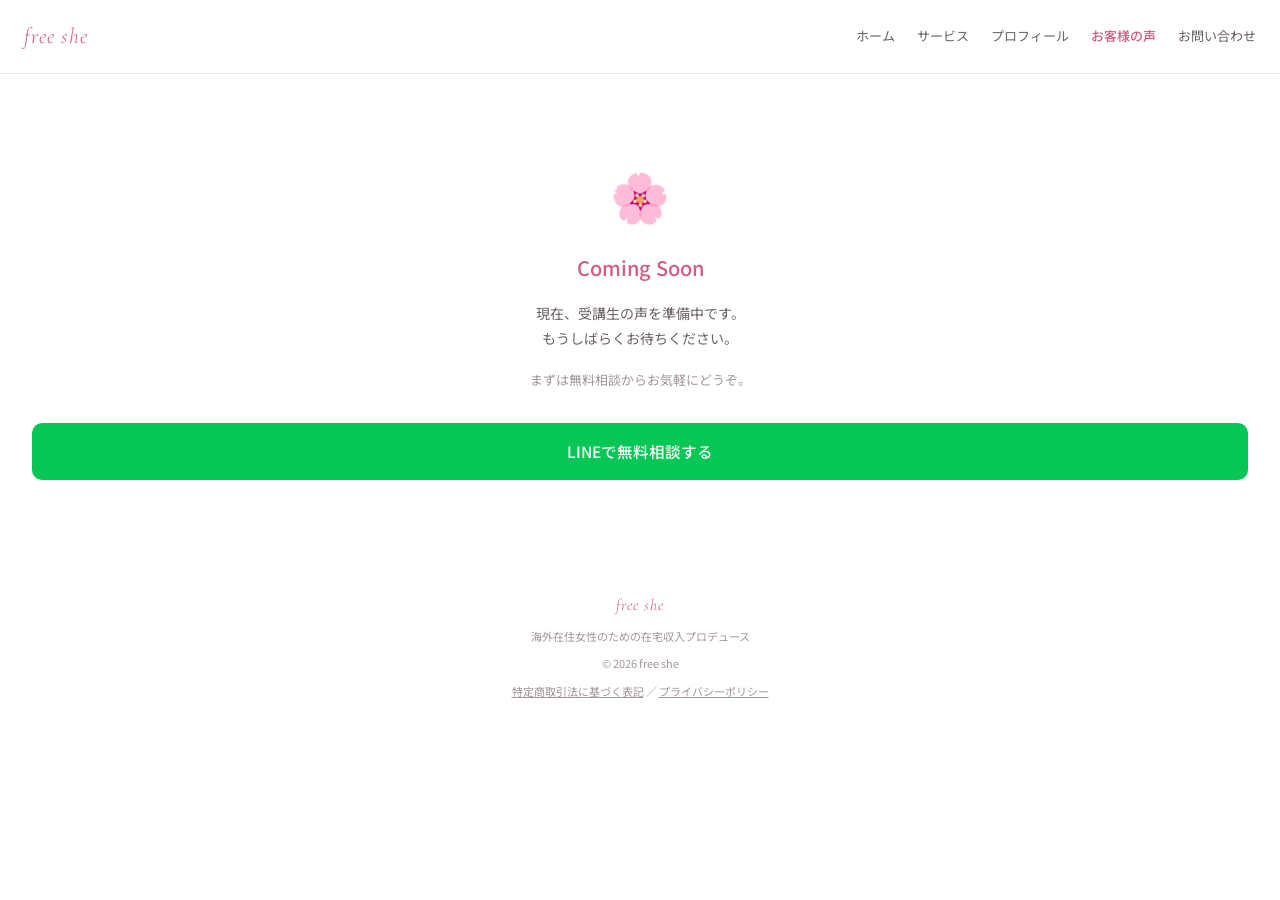
<file: voice.html>
<!DOCTYPE html>
<html lang="ja">
<head>
<meta charset="UTF-8">
<meta name="viewport" content="width=device-width, initial-scale=1.0">
<title>お客様の声 ｜ free she</title>
<meta name="description" content="free she 受講生の声。現在準備中です。">
<link rel="stylesheet" href="style.css">
</head>
<body>

<header class="site-header">
  <a href="index.html" class="logo">free she</a>
  <button class="nav-toggle" id="navToggle">☰</button>
  <nav class="nav-links" id="navLinks">
    <a href="index.html">ホーム</a>
    <a href="service.html">サービス</a>
    <a href="profile.html">プロフィール</a>
    <a href="voice.html" class="active">お客様の声</a>
    <a href="contact.html">お問い合わせ</a>
  </nav>
</header>

<div class="coming-soon">
  <div style="font-size:48px;">🌸</div>
  <p style="font-size:20px; font-weight:500; color:var(--color-primary);">Coming Soon</p>
  <p style="font-size:14px; color:var(--color-text-secondary); line-height:1.8;">現在、受講生の声を準備中です。<br>もうしばらくお待ちください。</p>
  <p style="font-size:13px; color:var(--color-text-tertiary); line-height:1.8;">まずは無料相談からお気軽にどうぞ。</p>
  <a href="https://lin.ee/rRGZrWg" class="btn-line">LINEで無料相談する</a>
</div>

<footer class="site-footer">
  <div class="logo">free she</div>
  <p>海外在住女性のための在宅収入プロデュース</p>
  <p style="margin-top:0.5rem;">&copy; 2026 free she</p>
  <p style="margin-top:0.6rem;"><a href="legal.html" style="color:var(--color-text-tertiary); text-decoration:underline;">特定商取引法に基づく表記</a> ／ <a href="privacy.html" style="color:var(--color-text-tertiary); text-decoration:underline;">プライバシーポリシー</a></p>
</footer>

<script>
  document.getElementById('navToggle').addEventListener('click', function() {
    document.getElementById('navLinks').classList.toggle('open');
  });
</script>

</body>
</html>
</file>
<file: style.css>
@import url('https://fonts.googleapis.com/css2?family=Noto+Sans+JP:wght@300;400;500;700&family=Cormorant+Garamond:ital,wght@0,300;1,300&display=swap');

* {
  box-sizing: border-box;
  margin: 0;
  padding: 0;
}

:root {
  --color-primary: #D45C82;
  --color-primary-light: #F9C4D1;
  --color-primary-pale: #FFF0F4;
  --color-text-primary: #2E2A2D;
  --color-text-secondary: #6B6166;
  --color-text-tertiary: #A39599;
  --color-bg: #FFFFFF;
  --color-bg-soft: #FBF7F8;
  --color-border: #EFE5E8;
  --color-line: #06C755;
  --radius-lg: 16px;
  --radius-md: 10px;
}

body {
  font-family: 'Noto Sans JP', sans-serif;
  color: var(--color-text-primary);
  background: var(--color-bg);
  line-height: 1.7;
  -webkit-font-smoothing: antialiased;
}

a {
  text-decoration: none;
  color: inherit;
}

img {
  max-width: 100%;
  display: block;
}

.container {
  max-width: 480px;
  margin: 0 auto;
  padding: 0 1.5rem;
}

/* ===== Header / Nav ===== */
.site-header {
  display: flex;
  justify-content: space-between;
  align-items: center;
  padding: 1.1rem 1.5rem;
  border-bottom: 0.5px solid var(--color-border);
  position: sticky;
  top: 0;
  background: rgba(255,255,255,0.95);
  backdrop-filter: blur(8px);
  z-index: 100;
}

.logo {
  font-family: 'Cormorant Garamond', serif;
  font-style: italic;
  font-weight: 300;
  font-size: 22px;
  color: var(--color-primary);
  letter-spacing: 1px;
}

.nav-toggle {
  background: none;
  border: none;
  font-size: 22px;
  color: var(--color-text-primary);
  cursor: pointer;
  display: none;
}

.nav-links {
  display: flex;
  gap: 22px;
  font-size: 13px;
  color: var(--color-text-secondary);
}

.nav-links a.active {
  color: var(--color-primary);
  font-weight: 500;
}

@media (max-width: 600px) {
  .nav-links {
    display: none;
    position: absolute;
    top: 100%;
    left: 0;
    right: 0;
    background: #fff;
    flex-direction: column;
    padding: 1rem 1.5rem;
    gap: 14px;
    border-bottom: 0.5px solid var(--color-border);
  }
  .nav-links.open {
    display: flex;
  }
  .nav-toggle {
    display: block;
  }
}

/* ===== Sections ===== */
.section {
  padding: 2.75rem 1.5rem;
  border-bottom: 0.5px solid var(--color-border);
  max-width: 480px;
  margin: 0 auto;
}

.section.center {
  text-align: center;
}

.label {
  font-size: 11px;
  letter-spacing: 0.1em;
  color: var(--color-text-tertiary);
  text-transform: uppercase;
  margin-bottom: 0.5rem;
  font-family: 'Cormorant Garamond', serif;
}

.section-title {
  font-size: 21px;
  font-weight: 500;
  margin-bottom: 0.9rem;
  line-height: 1.5;
}

.section-sub {
  font-size: 14px;
  color: var(--color-text-secondary);
  line-height: 1.85;
}

/* ===== Hero ===== */
.hero-visual {
  width: 100%;
  height: 220px;
  border-radius: var(--radius-lg);
  background: linear-gradient(135deg, #B5D4F4 0%, #9FE1CB 100%);
  margin-bottom: 1.5rem;
  overflow: hidden;
}

.hero-visual img {
  width: 100%;
  height: 100%;
  object-fit: cover;
}

.hero-title {
  font-size: 26px;
  font-weight: 500;
  line-height: 1.5;
  margin-bottom: 0.9rem;
}

/* ===== Cards ===== */
.card {
  background: var(--color-bg);
  border: 0.5px solid var(--color-border);
  border-radius: var(--radius-lg);
  padding: 1.1rem 1.3rem;
  margin-bottom: 0.8rem;
  font-size: 13.5px;
}

.card-soft {
  background: var(--color-bg-soft);
  border-radius: var(--radius-lg);
  padding: 1.5rem;
  margin-bottom: 1rem;
}

/* ===== Stats ===== */
.stat-grid {
  display: grid;
  grid-template-columns: repeat(3, 1fr);
  gap: 8px;
  margin: 1rem 0;
}

.stat-card {
  background: var(--color-primary-pale);
  border-radius: var(--radius-md);
  padding: 0.85rem 0.5rem;
  text-align: center;
}

.stat-num {
  font-size: 18px;
  font-weight: 500;
  color: var(--color-primary);
}

.stat-label {
  font-size: 11px;
  color: var(--color-text-secondary);
  margin-top: 3px;
  line-height: 1.4;
}

/* ===== Steps ===== */
.step-row {
  display: flex;
  gap: 14px;
  align-items: flex-start;
  margin-bottom: 1.2rem;
}

.step-circle {
  width: 36px;
  height: 36px;
  border-radius: 50%;
  background: var(--color-primary-light);
  display: flex;
  align-items: center;
  justify-content: center;
  font-size: 13px;
  font-weight: 500;
  color: var(--color-primary);
  flex-shrink: 0;
}

.step-title {
  font-size: 14.5px;
  font-weight: 500;
  margin-bottom: 4px;
}

.step-desc {
  font-size: 13px;
  color: var(--color-text-secondary);
  line-height: 1.7;
}

/* ===== Support grid ===== */
.support-grid {
  display: grid;
  grid-template-columns: repeat(2, 1fr);
  gap: 10px;
  margin-top: 0.75rem;
}

.support-item {
  background: var(--color-bg-soft);
  border-radius: var(--radius-md);
  padding: 0.9rem;
}

.support-title {
  font-size: 13px;
  font-weight: 500;
  margin-bottom: 4px;
}

.support-desc {
  font-size: 12px;
  color: var(--color-text-secondary);
  line-height: 1.6;
}

/* ===== Plan cards ===== */
.plan-card {
  background: var(--color-bg);
  border: 0.5px solid var(--color-border);
  border-radius: var(--radius-lg);
  padding: 1.4rem;
  margin-bottom: 1rem;
}

.plan-card.main {
  border: 1.5px solid var(--color-primary);
}

.plan-badge {
  display: inline-block;
  font-size: 11px;
  padding: 4px 12px;
  border-radius: 99px;
  background: var(--color-primary-light);
  color: var(--color-primary);
  margin-bottom: 0.6rem;
}

.plan-badge.main {
  background: var(--color-primary);
  color: #fff;
}

.plan-name {
  font-size: 15px;
  font-weight: 500;
  margin-bottom: 0.6rem;
}

.plan-list {
  font-size: 13px;
  color: var(--color-text-secondary);
  line-height: 1.9;
}

.plan-note {
  margin-top: 1rem;
  padding-top: 0.8rem;
  border-top: 0.5px solid var(--color-border);
  font-size: 12px;
  color: var(--color-text-tertiary);
}

/* ===== Comparison table ===== */
.table-wrap {
  overflow-x: auto;
}

.compare-table {
  width: 100%;
  font-size: 12px;
  border-collapse: collapse;
  table-layout: fixed;
  min-width: 380px;
}

.compare-table th,
.compare-table td {
  padding: 10px 4px;
  border-bottom: 0.5px solid var(--color-border);
  text-align: center;
}

.compare-table th:first-child,
.compare-table td:first-child {
  text-align: left;
  color: var(--color-text-secondary);
  width: 38%;
}

.compare-table th.main {
  color: var(--color-primary);
  font-weight: 500;
}

.check {
  color: #1D9E75;
  font-weight: 700;
}

.cross {
  color: var(--color-text-tertiary);
}

/* ===== Voice card ===== */
.voice-card {
  background: var(--color-bg-soft);
  border-radius: var(--radius-lg);
  padding: 1.1rem 1.3rem;
  margin-bottom: 0.8rem;
}

.voice-name {
  font-size: 13px;
  font-weight: 500;
  margin-bottom: 5px;
}

.voice-text {
  font-size: 13px;
  color: var(--color-text-secondary);
  line-height: 1.7;
}

/* ===== FAQ ===== */
.faq-item {
  border-bottom: 0.5px solid var(--color-border);
  padding: 0.85rem 0;
}

.faq-q {
  font-size: 14px;
  font-weight: 500;
  margin-bottom: 4px;
}

.faq-q::before {
  content: "Q. ";
  color: var(--color-primary);
}

.faq-a {
  font-size: 13px;
  color: var(--color-text-secondary);
  line-height: 1.7;
}

.faq-a::before {
  content: "A. ";
  color: var(--color-text-tertiary);
}

/* ===== Message box ===== */
.message-box {
  background: var(--color-primary-pale);
  border-left: 3px solid var(--color-primary);
  border-radius: 0 var(--radius-lg) var(--radius-lg) 0;
  padding: 1.4rem 1.6rem;
}

.message-text {
  font-size: 14px;
  line-height: 1.95;
  color: var(--color-text-primary);
}

.message-signature {
  font-size: 12px;
  color: var(--color-primary);
  margin-top: 0.8rem;
  text-align: right;
}

/* ===== Profile ===== */
.profile-photo {
  width: 100px;
  height: 100px;
  border-radius: 50%;
  background: var(--color-primary-light);
  display: flex;
  align-items: center;
  justify-content: center;
  font-size: 40px;
  flex-shrink: 0;
  overflow: hidden;
}

.profile-photo img {
  width: 100%;
  height: 100%;
  object-fit: cover;
}

.achievement-card {
  background: var(--color-bg-soft);
  border-radius: var(--radius-lg);
  padding: 1.1rem 1.3rem;
  margin-bottom: 0.8rem;
  display: flex;
  gap: 12px;
  align-items: flex-start;
}

.achievement-icon {
  font-size: 20px;
  flex-shrink: 0;
  margin-top: 2px;
}

.achievement-title {
  font-size: 13.5px;
  font-weight: 500;
  margin-bottom: 3px;
}

.achievement-desc {
  font-size: 12.5px;
  color: var(--color-text-secondary);
  line-height: 1.7;
}

/* ===== Buttons ===== */
.btn-line {
  display: block;
  width: 100%;
  padding: 0.95rem;
  background: var(--color-line);
  color: #fff;
  border: none;
  border-radius: var(--radius-md);
  font-size: 15.5px;
  font-weight: 500;
  text-align: center;
  cursor: pointer;
  margin-top: 1rem;
  transition: opacity 0.2s;
}

.btn-line:hover {
  opacity: 0.88;
}

.btn-outline {
  display: block;
  width: 100%;
  padding: 0.7rem;
  background: transparent;
  border: 0.5px solid var(--color-text-tertiary);
  border-radius: var(--radius-md);
  font-size: 13px;
  color: var(--color-text-secondary);
  text-align: center;
  cursor: pointer;
  margin-top: 0.6rem;
}

.line-big {
  background: var(--color-line);
  border-radius: var(--radius-lg);
  padding: 1.3rem 1.5rem;
  text-align: center;
  margin: 1rem 0;
}

.line-big-sub {
  font-size: 13px;
  color: #fff;
  opacity: 0.9;
  margin-bottom: 0.3rem;
}

.line-big-title {
  font-size: 20px;
  font-weight: 500;
  color: #fff;
  margin-bottom: 0.6rem;
}

.line-big-btn {
  display: inline-block;
  background: #fff;
  color: var(--color-line);
  font-size: 15px;
  font-weight: 500;
  padding: 0.8rem 2.2rem;
  border-radius: 99px;
}

/* ===== Footer ===== */
.site-footer {
  text-align: center;
  padding: 2rem 1.5rem;
  font-size: 11px;
  color: var(--color-text-tertiary);
}

.site-footer .logo {
  font-size: 16px;
  margin-bottom: 0.5rem;
}

/* ===== Coming soon ===== */
.coming-soon {
  display: flex;
  flex-direction: column;
  align-items: center;
  justify-content: center;
  padding: 5rem 2rem;
  text-align: center;
  gap: 1rem;
}
</file>
